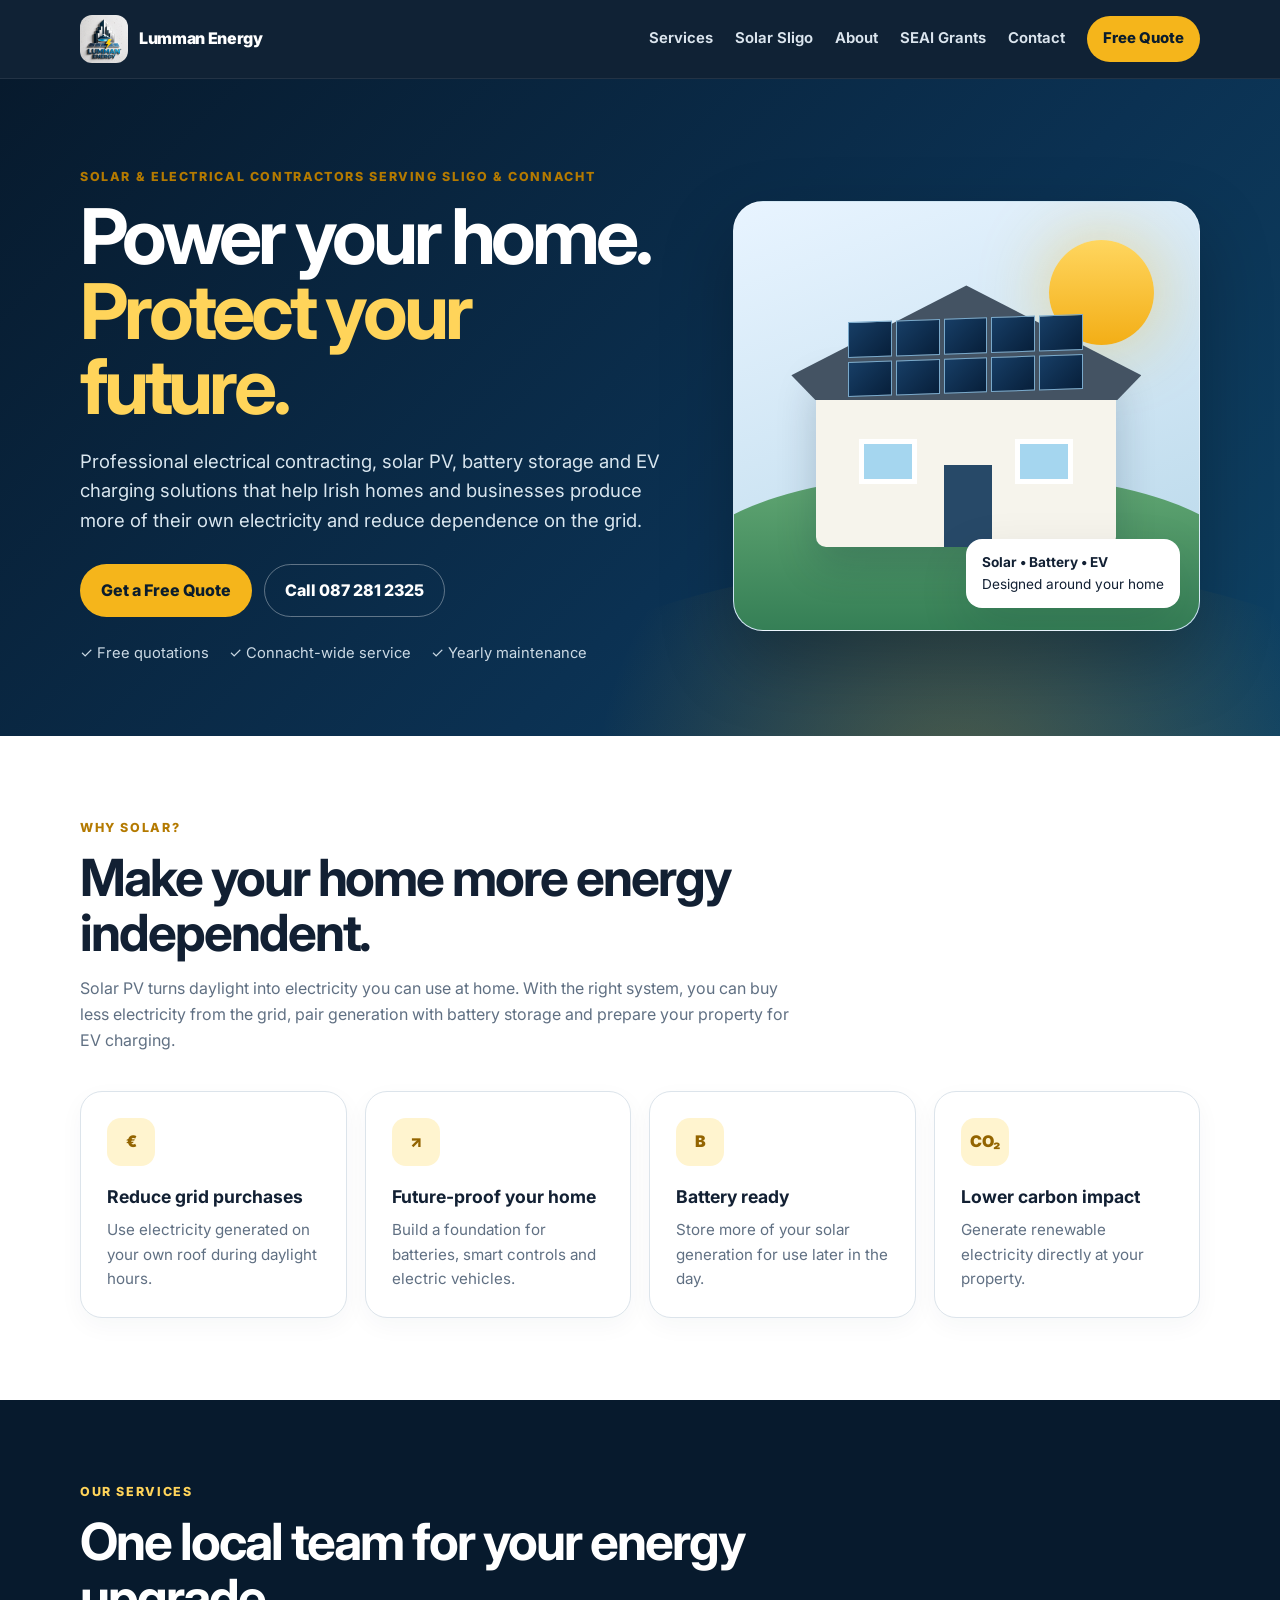
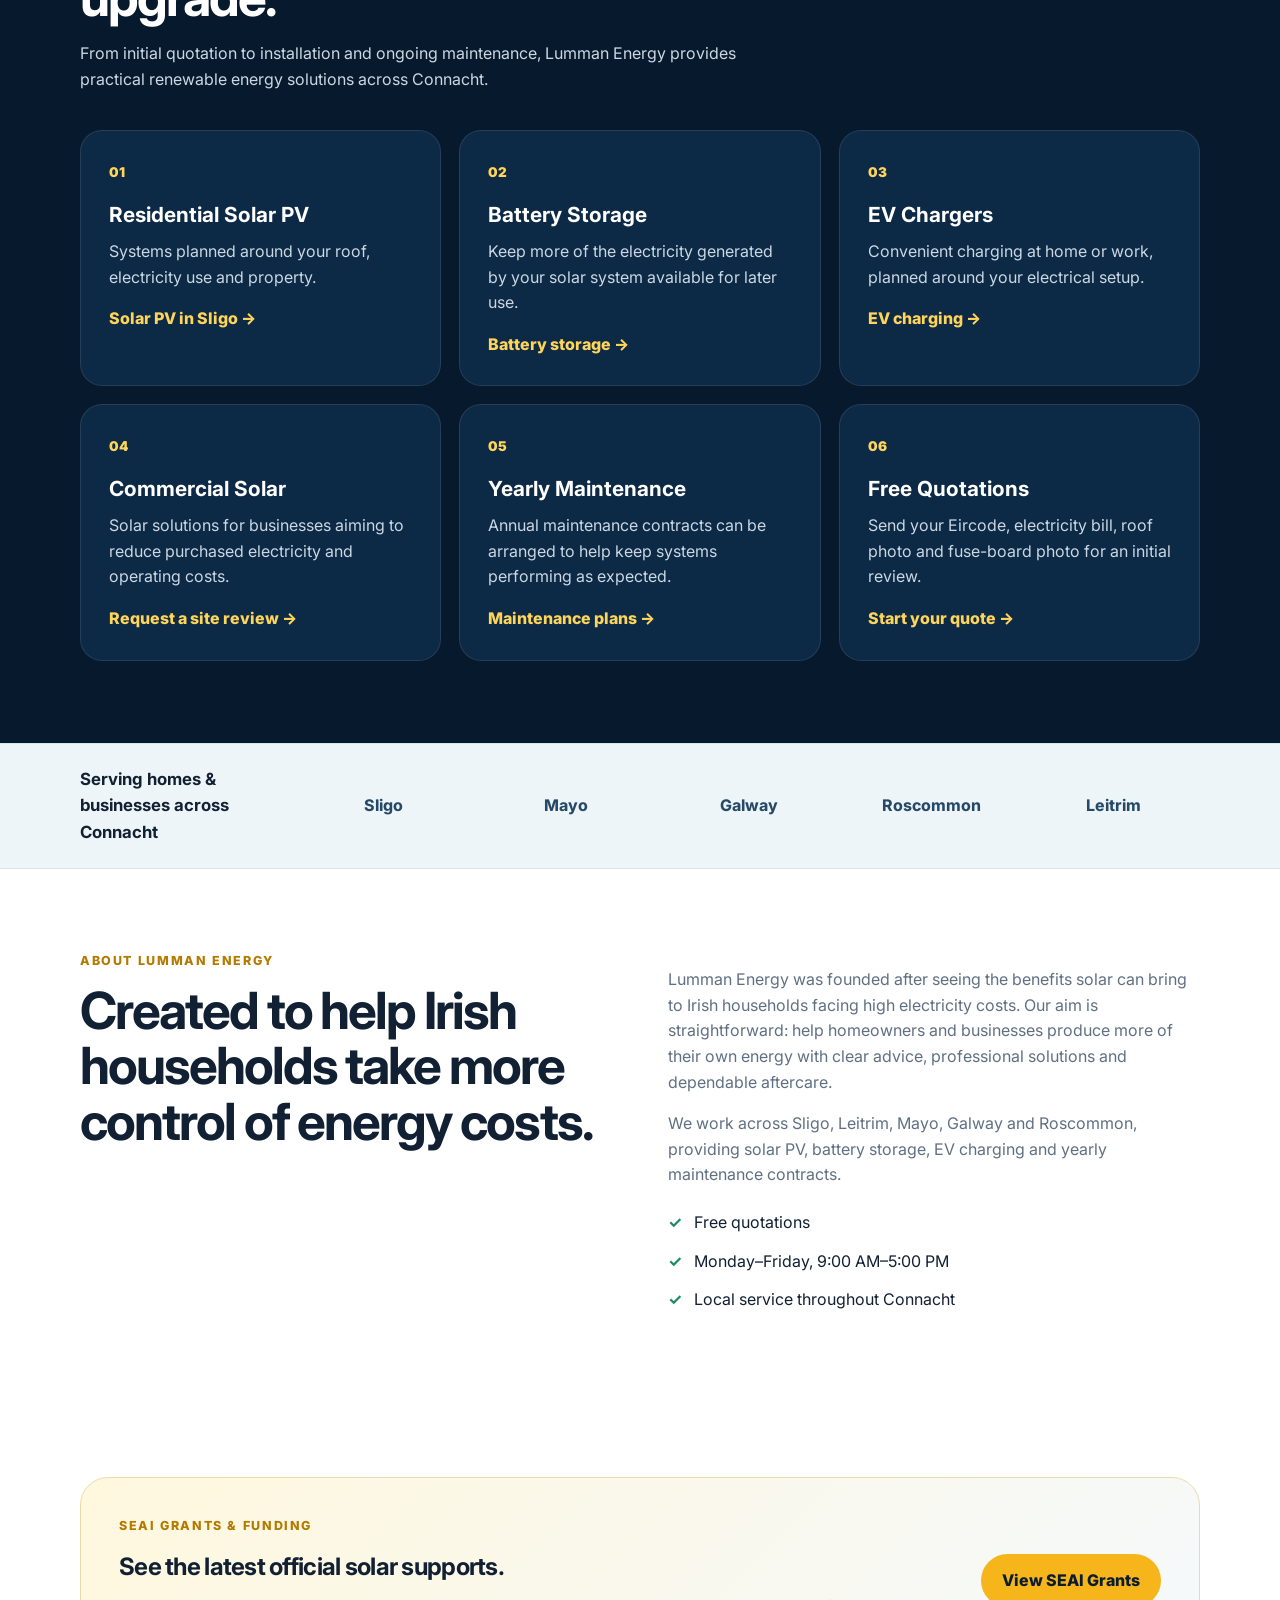
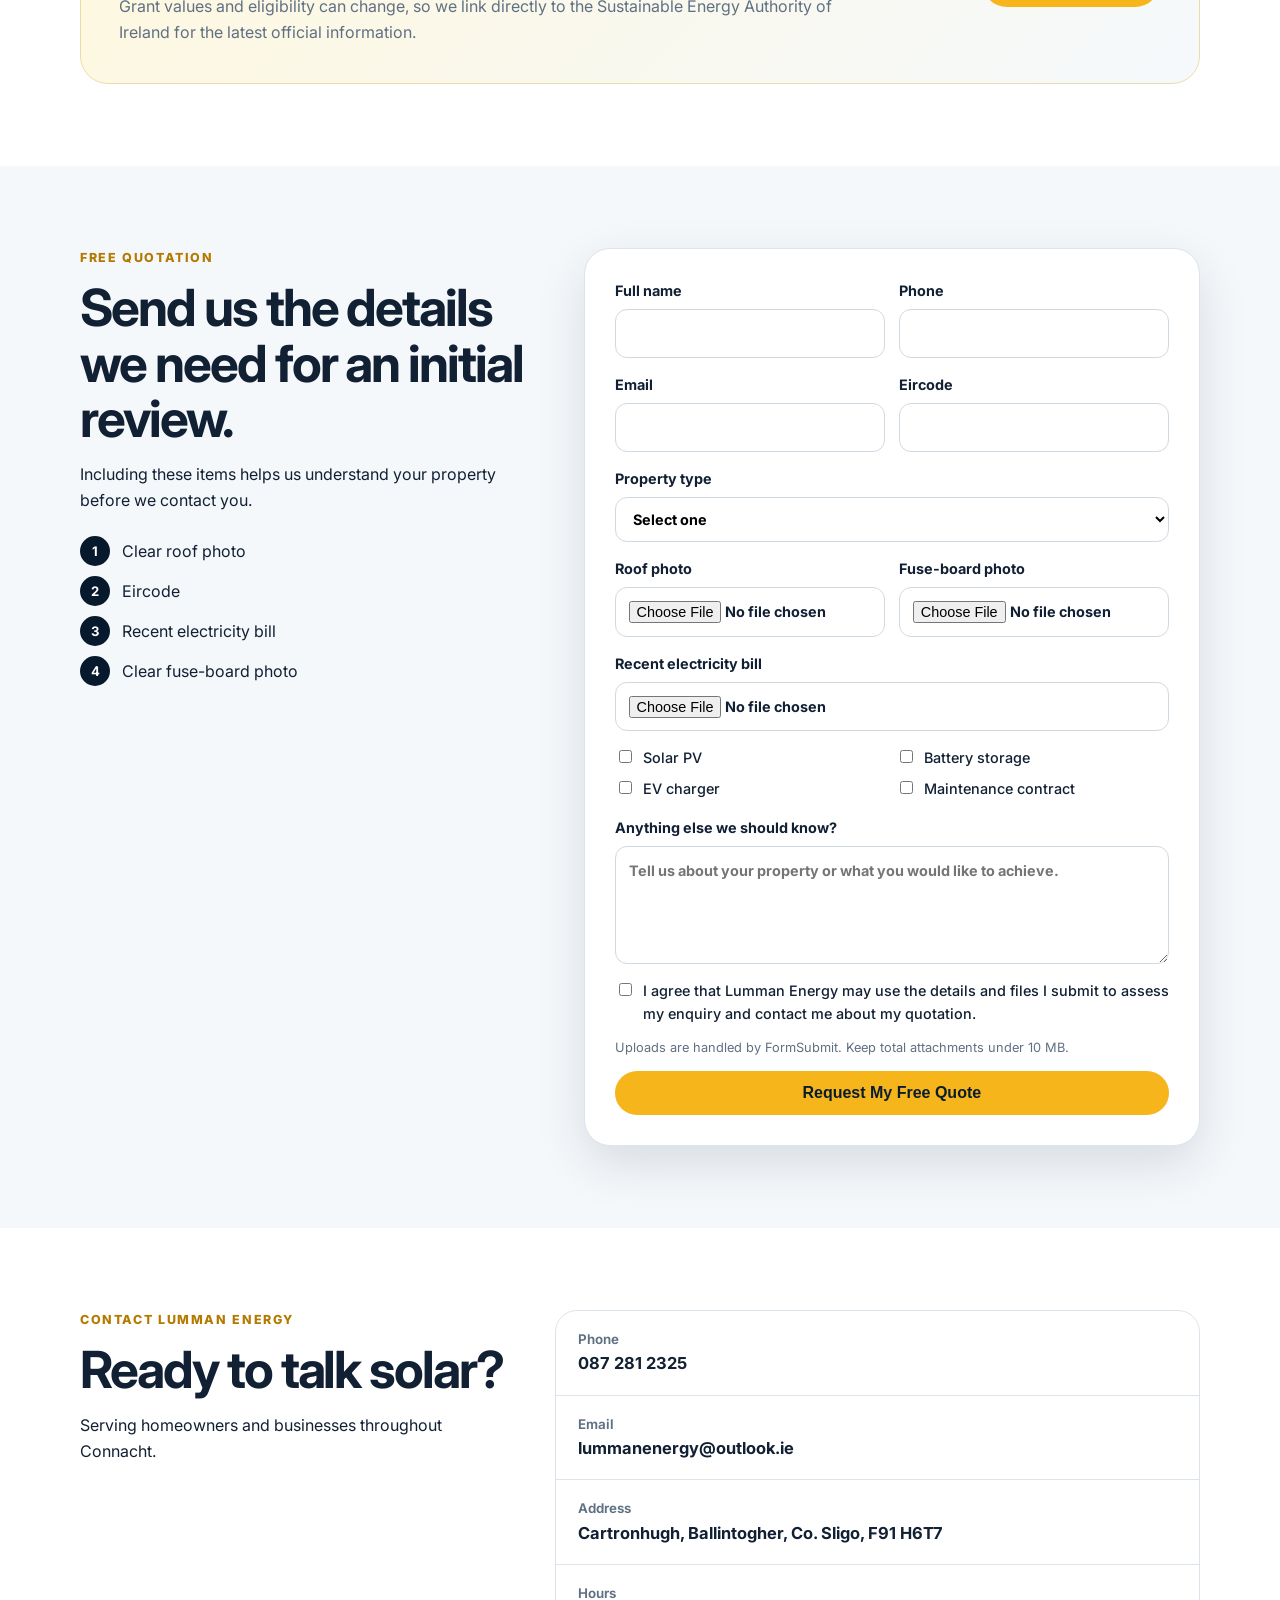
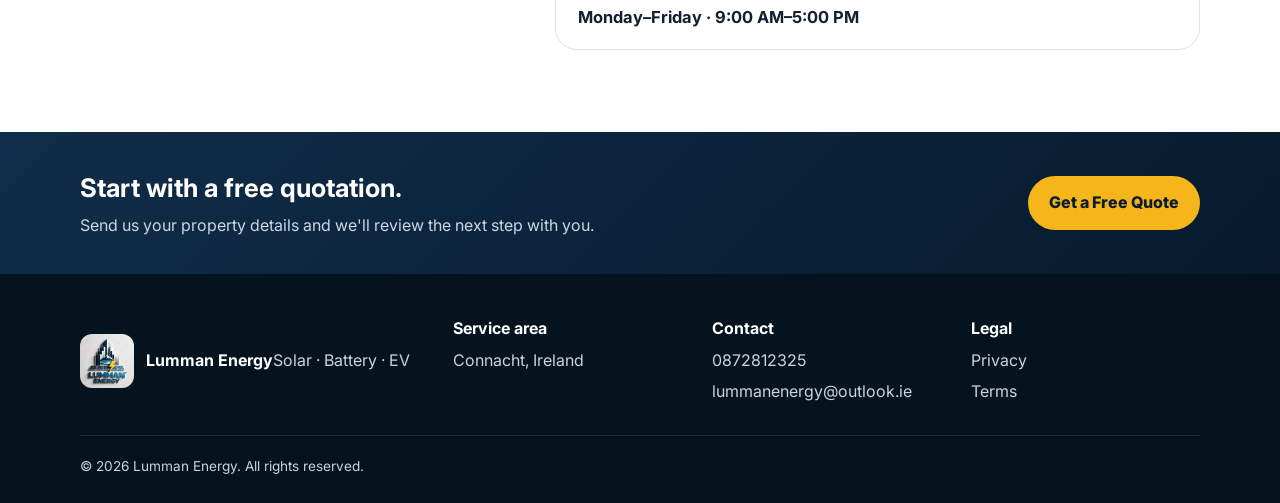
<file: index.html>
<!DOCTYPE html><html lang="en-IE"><head><meta charset="UTF-8"><meta name="viewport" content="width=device-width,initial-scale=1"><title>Lumman Energy | Solar Panels Sligo & Connacht | Battery & EV</title><meta name="description" content="Lumman Energy installs solar PV, battery storage and EV chargers across Sligo and Connacht. Free quotations, SEAI grant guidance and yearly maintenance available."><link rel="canonical" href="https://lummanenergyie.com/"><meta name="robots" content="index,follow"><meta property="og:title" content="Lumman Energy | Solar PV, Battery Storage & EV Charging"><meta property="og:description" content="Professional solar energy solutions across Sligo and Connacht. Request a free quotation today."><meta property="og:url" content="https://lummanenergyie.com/"><meta property="og:type" content="website"><meta name="theme-color" content="#071a2d"><link rel="preconnect" href="https://fonts.googleapis.com"><link rel="preconnect" href="https://fonts.gstatic.com" crossorigin><link href="https://fonts.googleapis.com/css2?family=Inter:wght@400;500;600;700;800&display=swap" rel="stylesheet"><link rel="stylesheet" href="styles.css"><script type="application/ld+json">{"@context":"https://schema.org","@type":"Electrician","name":"Lumman Energy","url":"https://lummanenergyie.com/","telephone":"+353872812325","email":"lummanenergy@outlook.ie","address":{"@type":"PostalAddress","streetAddress":"Cartronhugh, Ballintogher","addressRegion":"Co. Sligo","postalCode":"F91 H6T7","addressCountry":"IE"},"areaServed":["Sligo","Leitrim","Mayo","Galway","Roscommon","Connacht"],"openingHours":"Mo-Fr 09:00-17:00","description":"Solar PV, battery storage, EV charger and maintenance services across Connacht."}</script></head><body>
<header class="site-header"><div class="container nav-wrap"><a class="brand" href="index.html"><img src="logo.png" alt="Lumman Energy"><span>Lumman Energy</span></a><button class="menu-btn" aria-label="Open menu" aria-expanded="false">☰</button><nav class="nav-links"><a href="#services">Services</a><a href="solar-panels-sligo.html">Solar Sligo</a><a href="#about">About</a><a href="#grants">SEAI Grants</a><a href="#contact">Contact</a><a class="btn btn-small" href="#quote">Free Quote</a></nav></div></header>
<main><section class="hero"><div class="container hero-grid"><div><div class="eyebrow">Solar & Electrical Contractors Serving Sligo & Connacht</div><h1>Power your home.<br><span>Protect your future.</span></h1><p class="lead"> Professional electrical contracting, solar PV, battery storage and EV charging solutions that help Irish homes and businesses produce more of their own electricity and reduce dependence on the grid.</p><div class="hero-actions"><a class="btn" href="#quote">Get a Free Quote</a><a class="btn btn-outline" href="tel:+353872812325">Call 087 281 2325</a></div><div class="trust-row"><span>✓ Free quotations</span><span>✓ Connacht-wide service</span><span>✓ Yearly maintenance</span></div></div><div class="hero-visual" aria-label="Irish home with solar panels illustration"><div class="sky-sun"></div><div class="land"></div><div class="home"><div class="panels"><i></i><i></i><i></i><i></i><i></i><i></i><i></i><i></i><i></i><i></i></div><div class="home-door"></div><div class="window1"></div><div class="window2"></div></div><div class="energy-chip"><strong>Solar • Battery • EV</strong><span>Designed around your home</span></div></div></div></section>
<section class="section"><div class="container"><div class="section-head"><div class="eyebrow">Why solar?</div><h2>Make your home more energy independent.</h2><p>Solar PV turns daylight into electricity you can use at home. With the right system, you can buy less electricity from the grid, pair generation with battery storage and prepare your property for EV charging.</p></div><div class="benefit-grid"><article class="card"><div class="card-icon">€</div><h3>Reduce grid purchases</h3><p>Use electricity generated on your own roof during daylight hours.</p></article><article class="card"><div class="card-icon">↗</div><h3>Future-proof your home</h3><p>Build a foundation for batteries, smart controls and electric vehicles.</p></article><article class="card"><div class="card-icon">B</div><h3>Battery ready</h3><p>Store more of your solar generation for use later in the day.</p></article><article class="card"><div class="card-icon">CO₂</div><h3>Lower carbon impact</h3><p>Generate renewable electricity directly at your property.</p></article></div></div></section>
<section class="section dark" id="services"><div class="container"><div class="section-head"><div class="eyebrow">Our services</div><h2>One local team for your energy upgrade.</h2><p>From initial quotation to installation and ongoing maintenance, Lumman Energy provides practical renewable energy solutions across Connacht.</p></div><div class="service-grid"><article class="service-card"><span class="num">01</span><h3>Residential Solar PV</h3><p>Systems planned around your roof, electricity use and property.</p><a href="solar-panels-sligo.html">Solar PV in Sligo →</a></article><article class="service-card"><span class="num">02</span><h3>Battery Storage</h3><p>Keep more of the electricity generated by your solar system available for later use.</p><a href="battery-storage.html">Battery storage →</a></article><article class="service-card"><span class="num">03</span><h3>EV Chargers</h3><p>Convenient charging at home or work, planned around your electrical setup.</p><a href="ev-chargers.html">EV charging →</a></article><article class="service-card"><span class="num">04</span><h3>Commercial Solar</h3><p>Solar solutions for businesses aiming to reduce purchased electricity and operating costs.</p><a href="#quote">Request a site review →</a></article><article class="service-card"><span class="num">05</span><h3>Yearly Maintenance</h3><p>Annual maintenance contracts can be arranged to help keep systems performing as expected.</p><a href="maintenance.html">Maintenance plans →</a></article><article class="service-card"><span class="num">06</span><h3>Free Quotations</h3><p>Send your Eircode, electricity bill, roof photo and fuse-board photo for an initial review.</p><a href="#quote">Start your quote →</a></article></div></div></section>
<section class="local-strip"><div class="container local-grid"><strong>Serving homes & businesses across Connacht</strong><a href="solar-panels-sligo.html">Sligo</a><a href="solar-panels-mayo.html">Mayo</a><a href="solar-panels-galway.html">Galway</a><a href="solar-panels-roscommon.html">Roscommon</a><a href="solar-panels-leitrim.html">Leitrim</a></div></section>
<section class="section" id="about"><div class="container split"><div><div class="eyebrow">About Lumman Energy</div><h2>Created to help Irish households take more control of energy costs.</h2></div><div><p>Lumman Energy was founded after seeing the benefits solar can bring to Irish households facing high electricity costs. Our aim is straightforward: help homeowners and businesses produce more of their own energy with clear advice, professional solutions and dependable aftercare.</p><p>We work across Sligo, Leitrim, Mayo, Galway and Roscommon, providing solar PV, battery storage, EV charging and yearly maintenance contracts.</p><div class="tick-list"><div><b>✓</b><span>Free quotations</span></div><div><b>✓</b><span>Monday–Friday, 9:00 AM–5:00 PM</span></div><div><b>✓</b><span>Local service throughout Connacht</span></div></div></div></div></section>
<section class="section" id="grants"><div class="container grant-card"><div><div class="eyebrow">SEAI grants & funding</div><h2>See the latest official solar supports.</h2><p>Grant values and eligibility can change, so we link directly to the Sustainable Energy Authority of Ireland for the latest official information.</p></div><a class="btn" href="https://www.seai.ie/grants/home-energy-grants" target="_blank" rel="noopener">View SEAI Grants</a></div></section>
<section class="section quote" id="quote"><div class="container quote-grid"><div class="quote-intro"><div class="eyebrow">Free quotation</div><h2>Send us the details we need for an initial review.</h2><p>Including these items helps us understand your property before we contact you.</p><div class="upload-list"><div><b>1</b><span>Clear roof photo</span></div><div><b>2</b><span>Eircode</span></div><div><b>3</b><span>Recent electricity bill</span></div><div><b>4</b><span>Clear fuse-board photo</span></div></div></div><form class="quote-form" action="https://formsubmit.co/lummanenergy@outlook.ie" method="POST" enctype="multipart/form-data"><input type="hidden" name="_subject" value="New Lumman Energy website quote request"><input type="hidden" name="_template" value="table"><input type="hidden" name="_autoresponse" value="Thanks for contacting Lumman Energy. We have received your quote request and will be in touch as soon as possible during business hours."><input type="text" name="_honey" style="display:none"><div class="form-row"><label>Full name<input type="text" name="Full name" required></label><label>Phone<input type="tel" name="Phone" required></label></div><div class="form-row"><label>Email<input type="email" name="email" required></label><label>Eircode<input type="text" name="Eircode" required></label></div><label>Property type<select name="Property type" required><option value="">Select one</option><option>Detached</option><option>Semi-detached</option><option>Terraced</option><option>Bungalow</option><option>Commercial property</option><option>Other</option></select></label><div class="form-row"><label>Roof photo<input type="file" name="Roof photo" accept="image/*" required></label><label>Fuse-board photo<input type="file" name="Fuse board photo" accept="image/*" required></label></div><label>Recent electricity bill<input type="file" name="Electricity bill" accept="image/*,.pdf" required></label><div class="check-grid"><label><input type="checkbox" name="Interested in" value="Solar PV"> Solar PV</label><label><input type="checkbox" name="Interested in" value="Battery storage"> Battery storage</label><label><input type="checkbox" name="Interested in" value="EV charger"> EV charger</label><label><input type="checkbox" name="Interested in" value="Maintenance contract"> Maintenance contract</label></div><label>Anything else we should know?<textarea name="Message" rows="4" placeholder="Tell us about your property or what you would like to achieve."></textarea></label><label class="consent"><input type="checkbox" required> I agree that Lumman Energy may use the details and files I submit to assess my enquiry and contact me about my quotation.</label><p class="form-note">Uploads are handled by FormSubmit. Keep total attachments under 10 MB.</p><button class="btn btn-full" type="submit">Request My Free Quote</button></form></div></section>
<section class="section contact" id="contact"><div class="container contact-grid"><div><div class="eyebrow">Contact Lumman Energy</div><h2>Ready to talk solar?</h2><p>Serving homeowners and businesses throughout Connacht.</p></div><div class="contact-card"><a href="tel:+353 87 281 2325"><small>Phone</small><strong>087 281 2325</strong></a><a href="mailto:lummanenergy@outlook.ie"><small>Email</small><strong>lummanenergy@outlook.ie</strong></a><div><small>Address</small><strong>Cartronhugh, Ballintogher, Co. Sligo, F91 H6T7</strong></div><div><small>Hours</small><strong>Monday–Friday · 9:00 AM–5:00 PM</strong></div></div></div></section>
<section class="cta-band"><div class="container"><div><h3>Start with a free quotation.</h3><p>Send us your property details and we'll review the next step with you.</p></div><a class="btn" href="#quote">Get a Free Quote</a></div></section></main>
<footer><div class="container footer-grid"><div class="footer-brand"><img src="logo.png" alt=""><div><strong>Lumman Energy</strong><span>Solar · Battery · EV</span></div></div><div><strong>Service area</strong><span>Connacht, Ireland</span></div><div><strong>Contact</strong><a href="tel:+353872812325">0872812325</a><a href="mailto:lummanenergy@outlook.ie">lummanenergy@outlook.ie</a></div><div><strong>Legal</strong><a href="privacy.html">Privacy</a><a href="terms.html">Terms</a></div></div><div class="container footer-bottom">© <span id="year"></span> Lumman Energy. All rights reserved.</div></footer><div class="mobile-cta"><a href="tel:+353872812325">Call</a><a href="#quote">Free Quote</a></div><script src="script.js"></script></body></html>
</file>
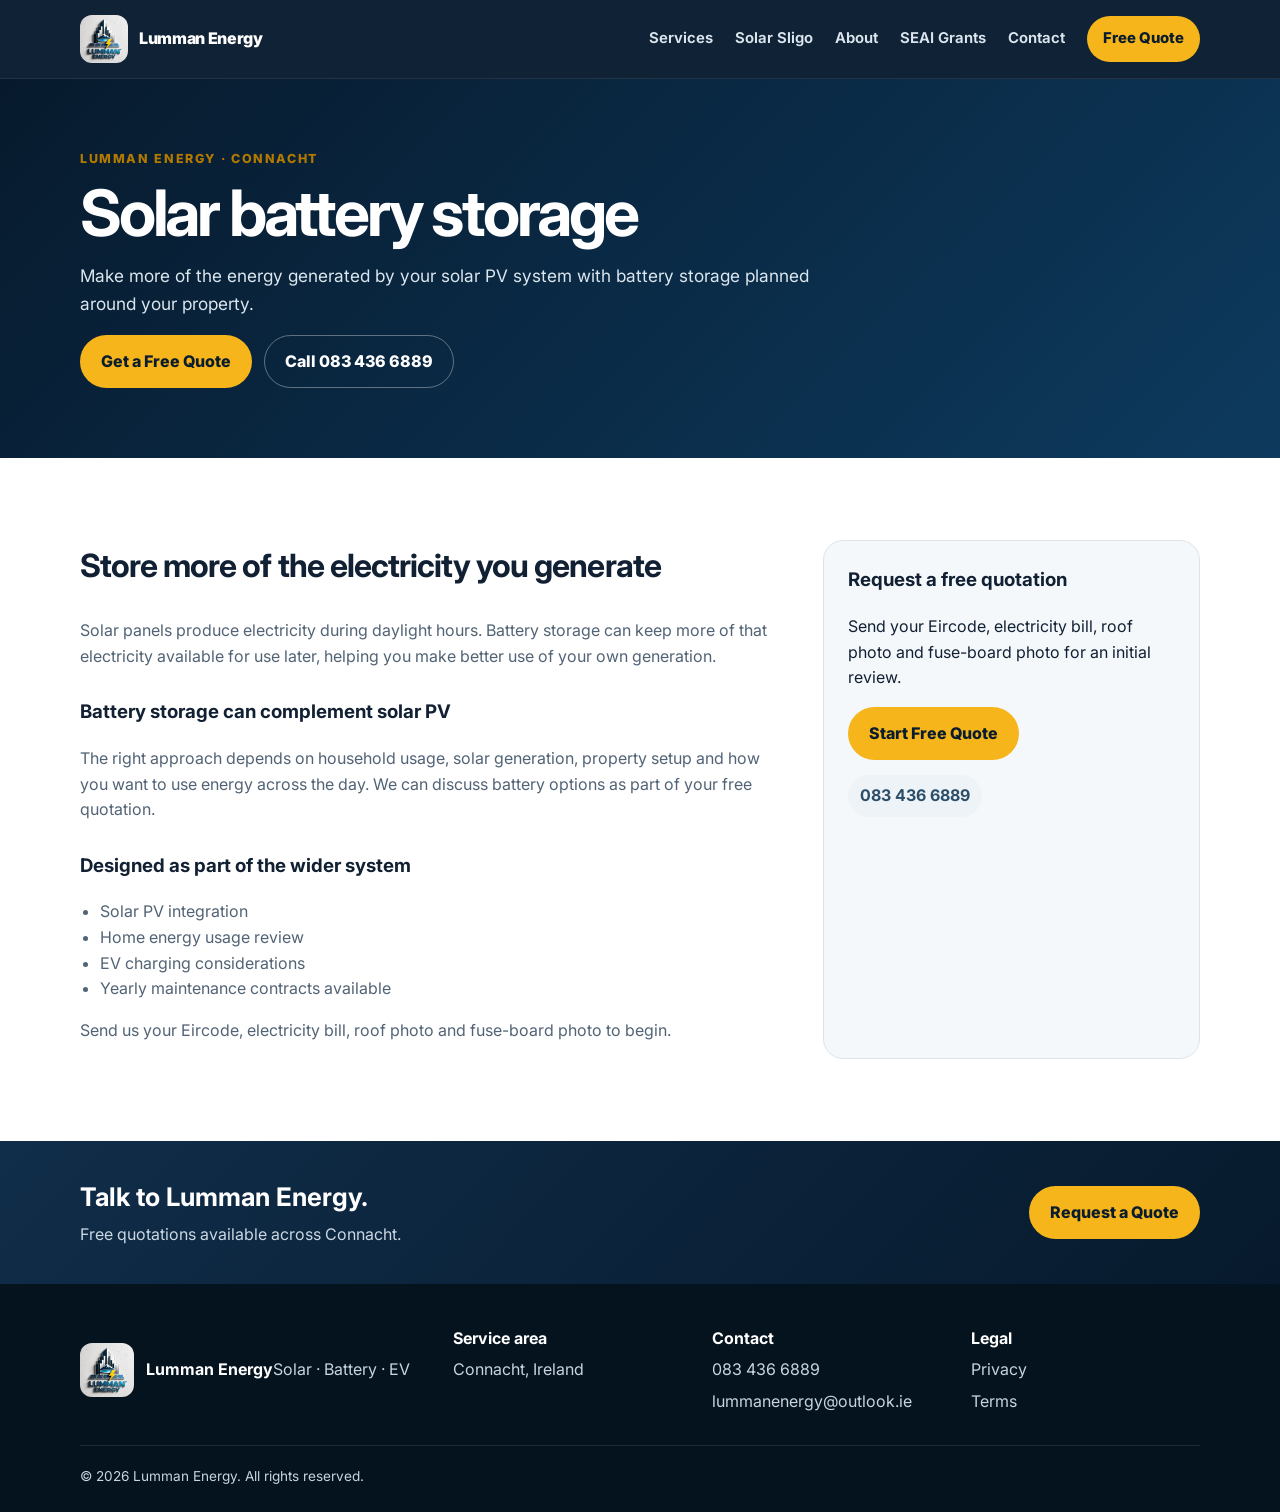
<file: battery-storage.html>
<!DOCTYPE html><html lang="en-IE"><head><meta charset="UTF-8"><meta name="viewport" content="width=device-width,initial-scale=1"><title>Solar Battery Storage Sligo & Connacht | Lumman Energy</title><meta name="description" content="Battery storage solutions from Lumman Energy across Sligo and Connacht. Store more of your solar electricity for use later."><link rel="canonical" href="https://lummanenergyie.com/battery-storage.html"><meta name="robots" content="index,follow"><meta name="theme-color" content="#071a2d"><link rel="preconnect" href="https://fonts.googleapis.com"><link rel="preconnect" href="https://fonts.gstatic.com" crossorigin><link href="https://fonts.googleapis.com/css2?family=Inter:wght@400;500;600;700;800&display=swap" rel="stylesheet"><link rel="stylesheet" href="styles.css"></head><body><header class="site-header"><div class="container nav-wrap"><a class="brand" href="index.html"><img src="logo.png" alt="Lumman Energy"><span>Lumman Energy</span></a><button class="menu-btn" aria-label="Open menu" aria-expanded="false">☰</button><nav class="nav-links"><a href="index.html#services">Services</a><a href="solar-panels-sligo.html">Solar Sligo</a><a href="index.html#about">About</a><a href="index.html#grants">SEAI Grants</a><a href="index.html#contact">Contact</a><a class="btn btn-small" href="index.html#quote">Free Quote</a></nav></div></header><main><section class="page-hero"><div class="container"><div class="eyebrow">Lumman Energy · Connacht</div><h1>Solar battery storage</h1><p>Make more of the energy generated by your solar PV system with battery storage planned around your property.</p><div class="hero-actions"><a class="btn" href="index.html#quote">Get a Free Quote</a><a class="btn btn-outline" href="tel:+353834366889">Call 083 436 6889</a></div></div></section><section class="section"><div class="container content-grid"><article class="prose"><h2>Store more of the electricity you generate</h2><p>Solar panels produce electricity during daylight hours. Battery storage can keep more of that electricity available for use later, helping you make better use of your own generation.</p><h3>Battery storage can complement solar PV</h3><p>The right approach depends on household usage, solar generation, property setup and how you want to use energy across the day. We can discuss battery options as part of your free quotation.</p><h3>Designed as part of the wider system</h3><ul><li>Solar PV integration</li><li>Home energy usage review</li><li>EV charging considerations</li><li>Yearly maintenance contracts available</li></ul><p>Send us your Eircode, electricity bill, roof photo and fuse-board photo to begin.</p></article><aside class="aside-card"><h3>Request a free quotation</h3><p>Send your Eircode, electricity bill, roof photo and fuse-board photo for an initial review.</p><a class="btn" href="index.html#quote">Start Free Quote</a><div class="location-links"><a href="tel:+353834366889">083 436 6889</a></div></aside></div></section><section class="cta-band"><div class="container"><div><h3>Talk to Lumman Energy.</h3><p>Free quotations available across Connacht.</p></div><a class="btn" href="index.html#quote">Request a Quote</a></div></section></main><footer><div class="container footer-grid"><div class="footer-brand"><img src="logo.png" alt=""><div><strong>Lumman Energy</strong><span>Solar · Battery · EV</span></div></div><div><strong>Service area</strong><span>Connacht, Ireland</span></div><div><strong>Contact</strong><a href="tel:+353834366889">083 436 6889</a><a href="mailto:lummanenergy@outlook.ie">lummanenergy@outlook.ie</a></div><div><strong>Legal</strong><a href="privacy.html">Privacy</a><a href="terms.html">Terms</a></div></div><div class="container footer-bottom">© <span id="year"></span> Lumman Energy. All rights reserved.</div></footer><div class="mobile-cta"><a href="tel:+353834366889">Call</a><a href="index.html#quote">Free Quote</a></div><script src="script.js"></script></body></html>
</file>
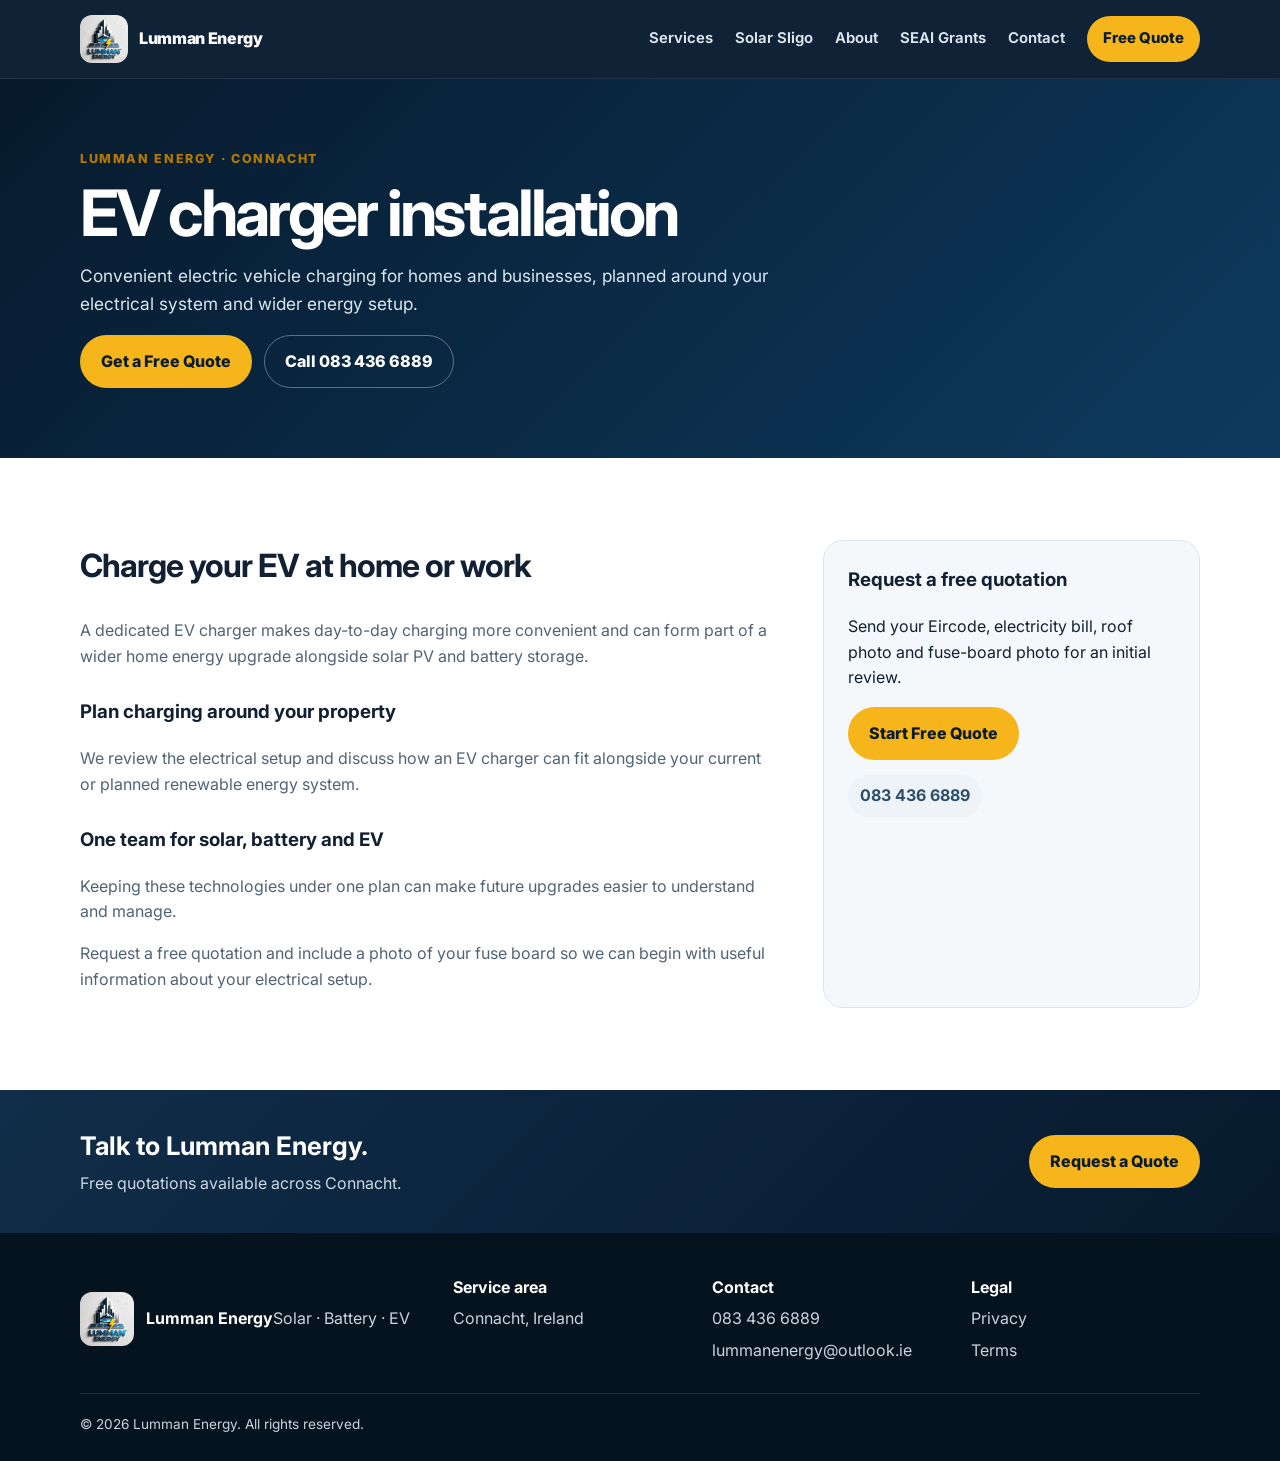
<file: ev-chargers.html>
<!DOCTYPE html><html lang="en-IE"><head><meta charset="UTF-8"><meta name="viewport" content="width=device-width,initial-scale=1"><title>EV Charger Installation Sligo & Connacht | Lumman Energy</title><meta name="description" content="Home and business EV charger installation across Sligo and Connacht from Lumman Energy. Free quotations available."><link rel="canonical" href="https://lummanenergyie.com/ev-chargers.html"><meta name="robots" content="index,follow"><meta name="theme-color" content="#071a2d"><link rel="preconnect" href="https://fonts.googleapis.com"><link rel="preconnect" href="https://fonts.gstatic.com" crossorigin><link href="https://fonts.googleapis.com/css2?family=Inter:wght@400;500;600;700;800&display=swap" rel="stylesheet"><link rel="stylesheet" href="styles.css"></head><body><header class="site-header"><div class="container nav-wrap"><a class="brand" href="index.html"><img src="logo.png" alt="Lumman Energy"><span>Lumman Energy</span></a><button class="menu-btn" aria-label="Open menu" aria-expanded="false">☰</button><nav class="nav-links"><a href="index.html#services">Services</a><a href="solar-panels-sligo.html">Solar Sligo</a><a href="index.html#about">About</a><a href="index.html#grants">SEAI Grants</a><a href="index.html#contact">Contact</a><a class="btn btn-small" href="index.html#quote">Free Quote</a></nav></div></header><main><section class="page-hero"><div class="container"><div class="eyebrow">Lumman Energy · Connacht</div><h1>EV charger installation</h1><p>Convenient electric vehicle charging for homes and businesses, planned around your electrical system and wider energy setup.</p><div class="hero-actions"><a class="btn" href="index.html#quote">Get a Free Quote</a><a class="btn btn-outline" href="tel:+353834366889">Call 083 436 6889</a></div></div></section><section class="section"><div class="container content-grid"><article class="prose"><h2>Charge your EV at home or work</h2><p>A dedicated EV charger makes day-to-day charging more convenient and can form part of a wider home energy upgrade alongside solar PV and battery storage.</p><h3>Plan charging around your property</h3><p>We review the electrical setup and discuss how an EV charger can fit alongside your current or planned renewable energy system.</p><h3>One team for solar, battery and EV</h3><p>Keeping these technologies under one plan can make future upgrades easier to understand and manage.</p><p>Request a free quotation and include a photo of your fuse board so we can begin with useful information about your electrical setup.</p></article><aside class="aside-card"><h3>Request a free quotation</h3><p>Send your Eircode, electricity bill, roof photo and fuse-board photo for an initial review.</p><a class="btn" href="index.html#quote">Start Free Quote</a><div class="location-links"><a href="tel:+353834366889">083 436 6889</a></div></aside></div></section><section class="cta-band"><div class="container"><div><h3>Talk to Lumman Energy.</h3><p>Free quotations available across Connacht.</p></div><a class="btn" href="index.html#quote">Request a Quote</a></div></section></main><footer><div class="container footer-grid"><div class="footer-brand"><img src="logo.png" alt=""><div><strong>Lumman Energy</strong><span>Solar · Battery · EV</span></div></div><div><strong>Service area</strong><span>Connacht, Ireland</span></div><div><strong>Contact</strong><a href="tel:+353834366889">083 436 6889</a><a href="mailto:lummanenergy@outlook.ie">lummanenergy@outlook.ie</a></div><div><strong>Legal</strong><a href="privacy.html">Privacy</a><a href="terms.html">Terms</a></div></div><div class="container footer-bottom">© <span id="year"></span> Lumman Energy. All rights reserved.</div></footer><div class="mobile-cta"><a href="tel:+353834366889">Call</a><a href="index.html#quote">Free Quote</a></div><script src="script.js"></script></body></html>
</file>
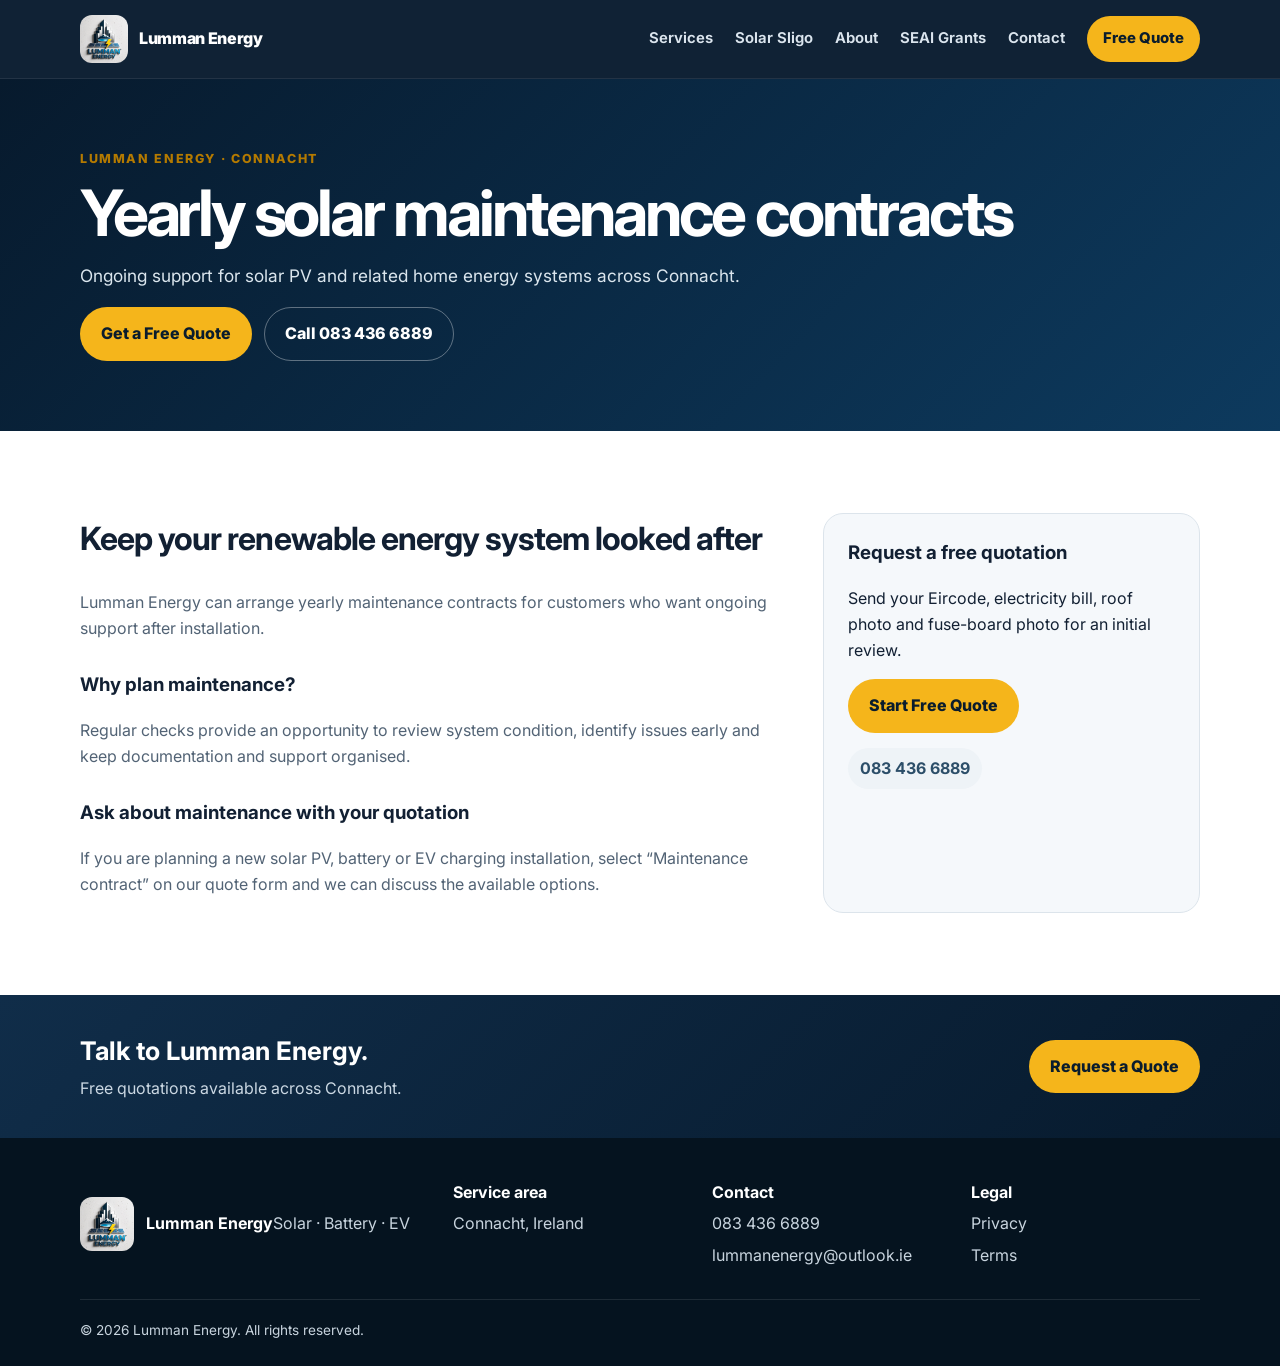
<file: maintenance.html>
<!DOCTYPE html><html lang="en-IE"><head><meta charset="UTF-8"><meta name="viewport" content="width=device-width,initial-scale=1"><title>Solar Maintenance Contracts Sligo & Connacht | Lumman Energy</title><meta name="description" content="Yearly solar PV maintenance contracts from Lumman Energy across Sligo and Connacht."><link rel="canonical" href="https://lummanenergyie.com/maintenance.html"><meta name="robots" content="index,follow"><meta name="theme-color" content="#071a2d"><link rel="preconnect" href="https://fonts.googleapis.com"><link rel="preconnect" href="https://fonts.gstatic.com" crossorigin><link href="https://fonts.googleapis.com/css2?family=Inter:wght@400;500;600;700;800&display=swap" rel="stylesheet"><link rel="stylesheet" href="styles.css"></head><body><header class="site-header"><div class="container nav-wrap"><a class="brand" href="index.html"><img src="logo.png" alt="Lumman Energy"><span>Lumman Energy</span></a><button class="menu-btn" aria-label="Open menu" aria-expanded="false">☰</button><nav class="nav-links"><a href="index.html#services">Services</a><a href="solar-panels-sligo.html">Solar Sligo</a><a href="index.html#about">About</a><a href="index.html#grants">SEAI Grants</a><a href="index.html#contact">Contact</a><a class="btn btn-small" href="index.html#quote">Free Quote</a></nav></div></header><main><section class="page-hero"><div class="container"><div class="eyebrow">Lumman Energy · Connacht</div><h1>Yearly solar maintenance contracts</h1><p>Ongoing support for solar PV and related home energy systems across Connacht.</p><div class="hero-actions"><a class="btn" href="index.html#quote">Get a Free Quote</a><a class="btn btn-outline" href="tel:+353834366889">Call 083 436 6889</a></div></div></section><section class="section"><div class="container content-grid"><article class="prose"><h2>Keep your renewable energy system looked after</h2><p>Lumman Energy can arrange yearly maintenance contracts for customers who want ongoing support after installation.</p><h3>Why plan maintenance?</h3><p>Regular checks provide an opportunity to review system condition, identify issues early and keep documentation and support organised.</p><h3>Ask about maintenance with your quotation</h3><p>If you are planning a new solar PV, battery or EV charging installation, select “Maintenance contract” on our quote form and we can discuss the available options.</p></article><aside class="aside-card"><h3>Request a free quotation</h3><p>Send your Eircode, electricity bill, roof photo and fuse-board photo for an initial review.</p><a class="btn" href="index.html#quote">Start Free Quote</a><div class="location-links"><a href="tel:+353834366889">083 436 6889</a></div></aside></div></section><section class="cta-band"><div class="container"><div><h3>Talk to Lumman Energy.</h3><p>Free quotations available across Connacht.</p></div><a class="btn" href="index.html#quote">Request a Quote</a></div></section></main><footer><div class="container footer-grid"><div class="footer-brand"><img src="logo.png" alt=""><div><strong>Lumman Energy</strong><span>Solar · Battery · EV</span></div></div><div><strong>Service area</strong><span>Connacht, Ireland</span></div><div><strong>Contact</strong><a href="tel:+353834366889">083 436 6889</a><a href="mailto:lummanenergy@outlook.ie">lummanenergy@outlook.ie</a></div><div><strong>Legal</strong><a href="privacy.html">Privacy</a><a href="terms.html">Terms</a></div></div><div class="container footer-bottom">© <span id="year"></span> Lumman Energy. All rights reserved.</div></footer><div class="mobile-cta"><a href="tel:+353834366889">Call</a><a href="index.html#quote">Free Quote</a></div><script src="script.js"></script></body></html>
</file>
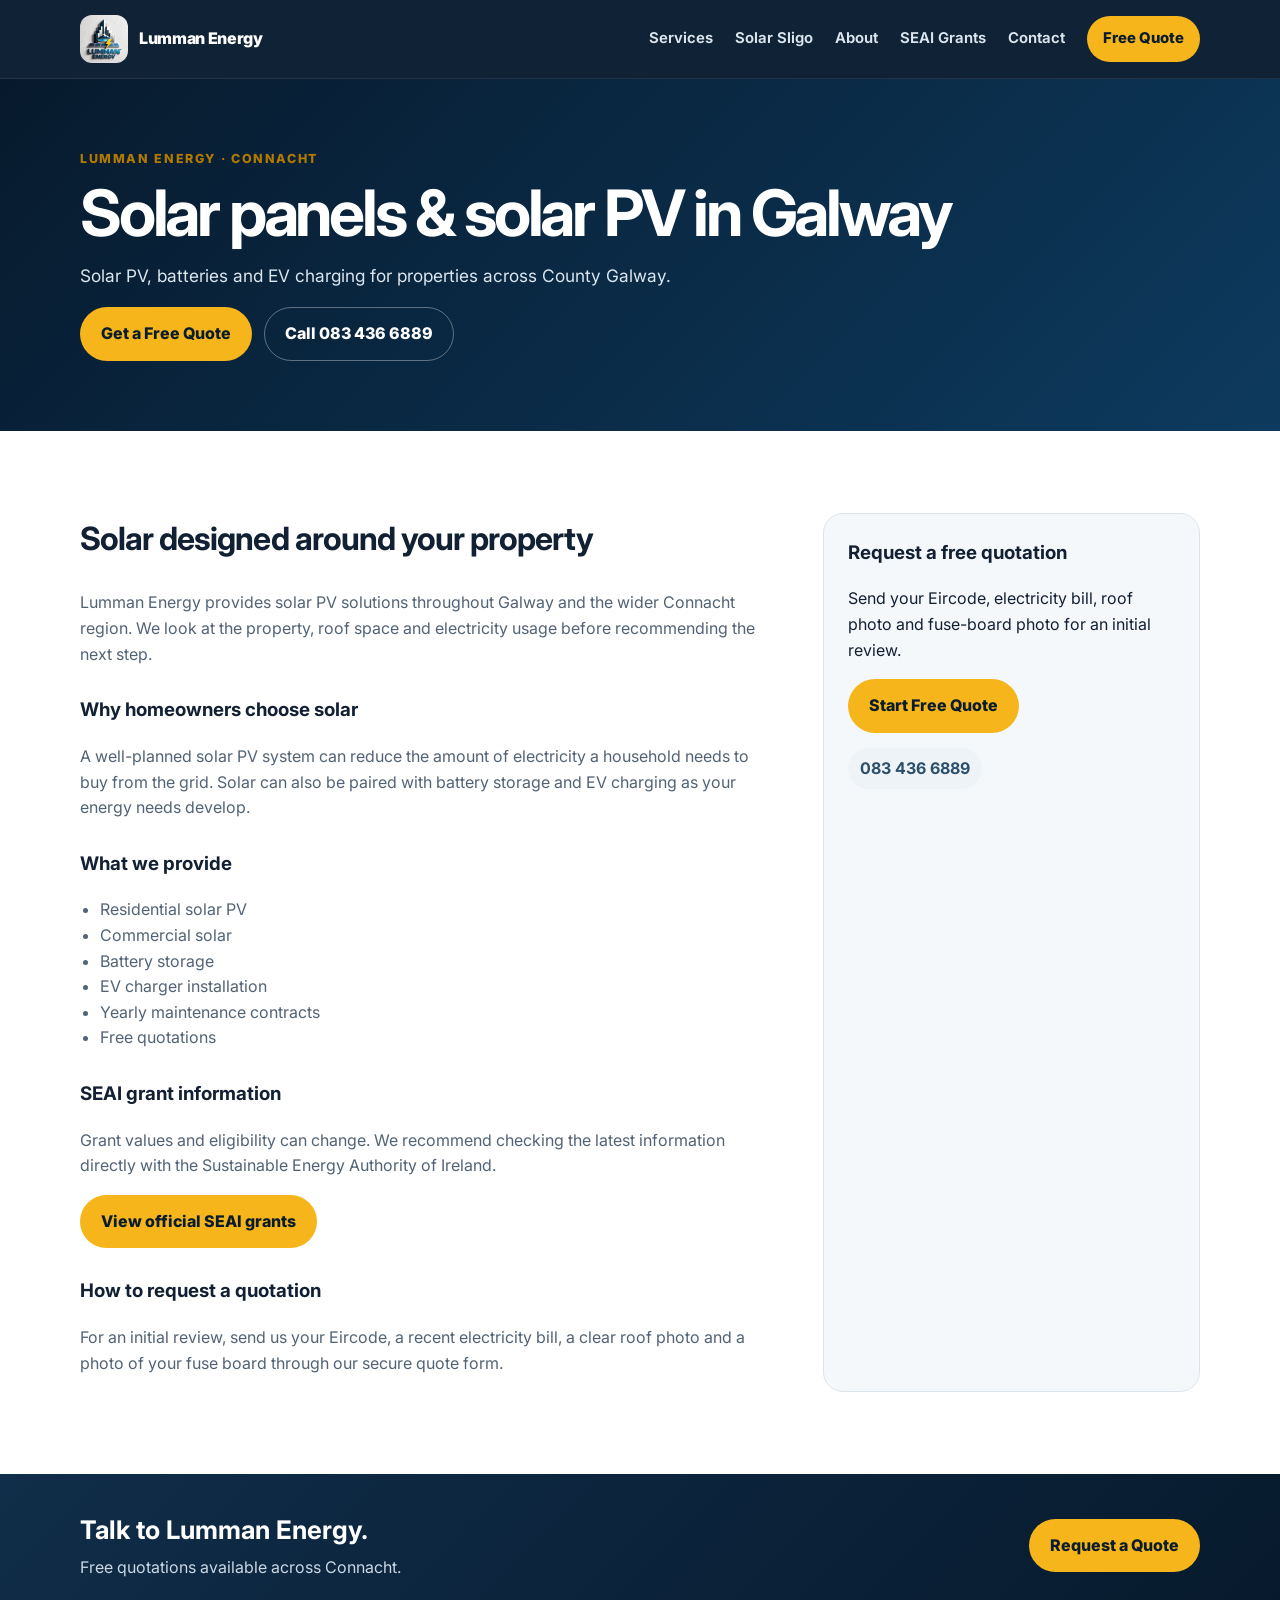
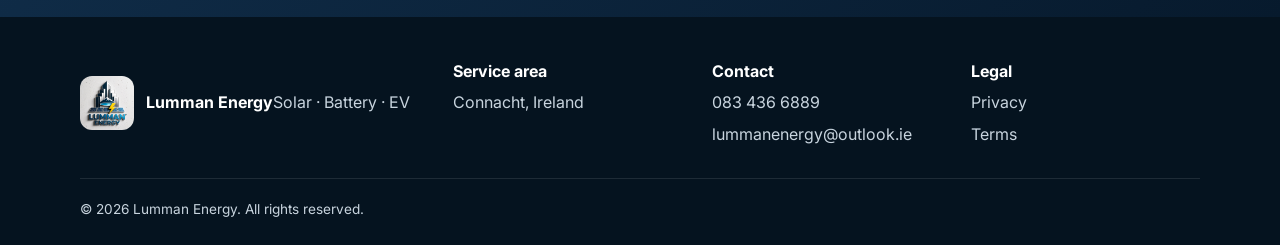
<file: solar-panels-galway.html>
<!DOCTYPE html><html lang="en-IE"><head><meta charset="UTF-8"><meta name="viewport" content="width=device-width,initial-scale=1"><title>Solar Panels Galway | Lumman Energy Solar PV</title><meta name="description" content="Solar PV, battery storage and EV charger solutions across Galway from Lumman Energy. Free quotations available."><link rel="canonical" href="https://lummanenergyie.com/solar-panels-galway.html"><meta name="robots" content="index,follow"><meta name="theme-color" content="#071a2d"><link rel="preconnect" href="https://fonts.googleapis.com"><link rel="preconnect" href="https://fonts.gstatic.com" crossorigin><link href="https://fonts.googleapis.com/css2?family=Inter:wght@400;500;600;700;800&display=swap" rel="stylesheet"><link rel="stylesheet" href="styles.css"></head><body><header class="site-header"><div class="container nav-wrap"><a class="brand" href="index.html"><img src="logo.png" alt="Lumman Energy"><span>Lumman Energy</span></a><button class="menu-btn" aria-label="Open menu" aria-expanded="false">☰</button><nav class="nav-links"><a href="index.html#services">Services</a><a href="solar-panels-sligo.html">Solar Sligo</a><a href="index.html#about">About</a><a href="index.html#grants">SEAI Grants</a><a href="index.html#contact">Contact</a><a class="btn btn-small" href="index.html#quote">Free Quote</a></nav></div></header><main><section class="page-hero"><div class="container"><div class="eyebrow">Lumman Energy · Connacht</div><h1>Solar panels & solar PV in Galway</h1><p>Solar PV, batteries and EV charging for properties across County Galway.</p><div class="hero-actions"><a class="btn" href="index.html#quote">Get a Free Quote</a><a class="btn btn-outline" href="tel:+353834366889">Call 083 436 6889</a></div></div></section><section class="section"><div class="container content-grid"><article class="prose"><h2>Solar designed around your property</h2><p>Lumman Energy provides solar PV solutions throughout Galway and the wider Connacht region. We look at the property, roof space and electricity usage before recommending the next step.</p><h3>Why homeowners choose solar</h3><p>A well-planned solar PV system can reduce the amount of electricity a household needs to buy from the grid. Solar can also be paired with battery storage and EV charging as your energy needs develop.</p><h3>What we provide</h3><ul><li>Residential solar PV</li><li>Commercial solar</li><li>Battery storage</li><li>EV charger installation</li><li>Yearly maintenance contracts</li><li>Free quotations</li></ul><h3>SEAI grant information</h3><p>Grant values and eligibility can change. We recommend checking the latest information directly with the Sustainable Energy Authority of Ireland.</p><p><a class="btn" target="_blank" rel="noopener" href="https://www.seai.ie/grants/home-energy-grants">View official SEAI grants</a></p><h3>How to request a quotation</h3><p>For an initial review, send us your Eircode, a recent electricity bill, a clear roof photo and a photo of your fuse board through our secure quote form.</p></article><aside class="aside-card"><h3>Request a free quotation</h3><p>Send your Eircode, electricity bill, roof photo and fuse-board photo for an initial review.</p><a class="btn" href="index.html#quote">Start Free Quote</a><div class="location-links"><a href="tel:+353834366889">083 436 6889</a></div></aside></div></section><section class="cta-band"><div class="container"><div><h3>Talk to Lumman Energy.</h3><p>Free quotations available across Connacht.</p></div><a class="btn" href="index.html#quote">Request a Quote</a></div></section></main><footer><div class="container footer-grid"><div class="footer-brand"><img src="logo.png" alt=""><div><strong>Lumman Energy</strong><span>Solar · Battery · EV</span></div></div><div><strong>Service area</strong><span>Connacht, Ireland</span></div><div><strong>Contact</strong><a href="tel:+353834366889">083 436 6889</a><a href="mailto:lummanenergy@outlook.ie">lummanenergy@outlook.ie</a></div><div><strong>Legal</strong><a href="privacy.html">Privacy</a><a href="terms.html">Terms</a></div></div><div class="container footer-bottom">© <span id="year"></span> Lumman Energy. All rights reserved.</div></footer><div class="mobile-cta"><a href="tel:+353834366889">Call</a><a href="index.html#quote">Free Quote</a></div><script src="script.js"></script></body></html>
</file>
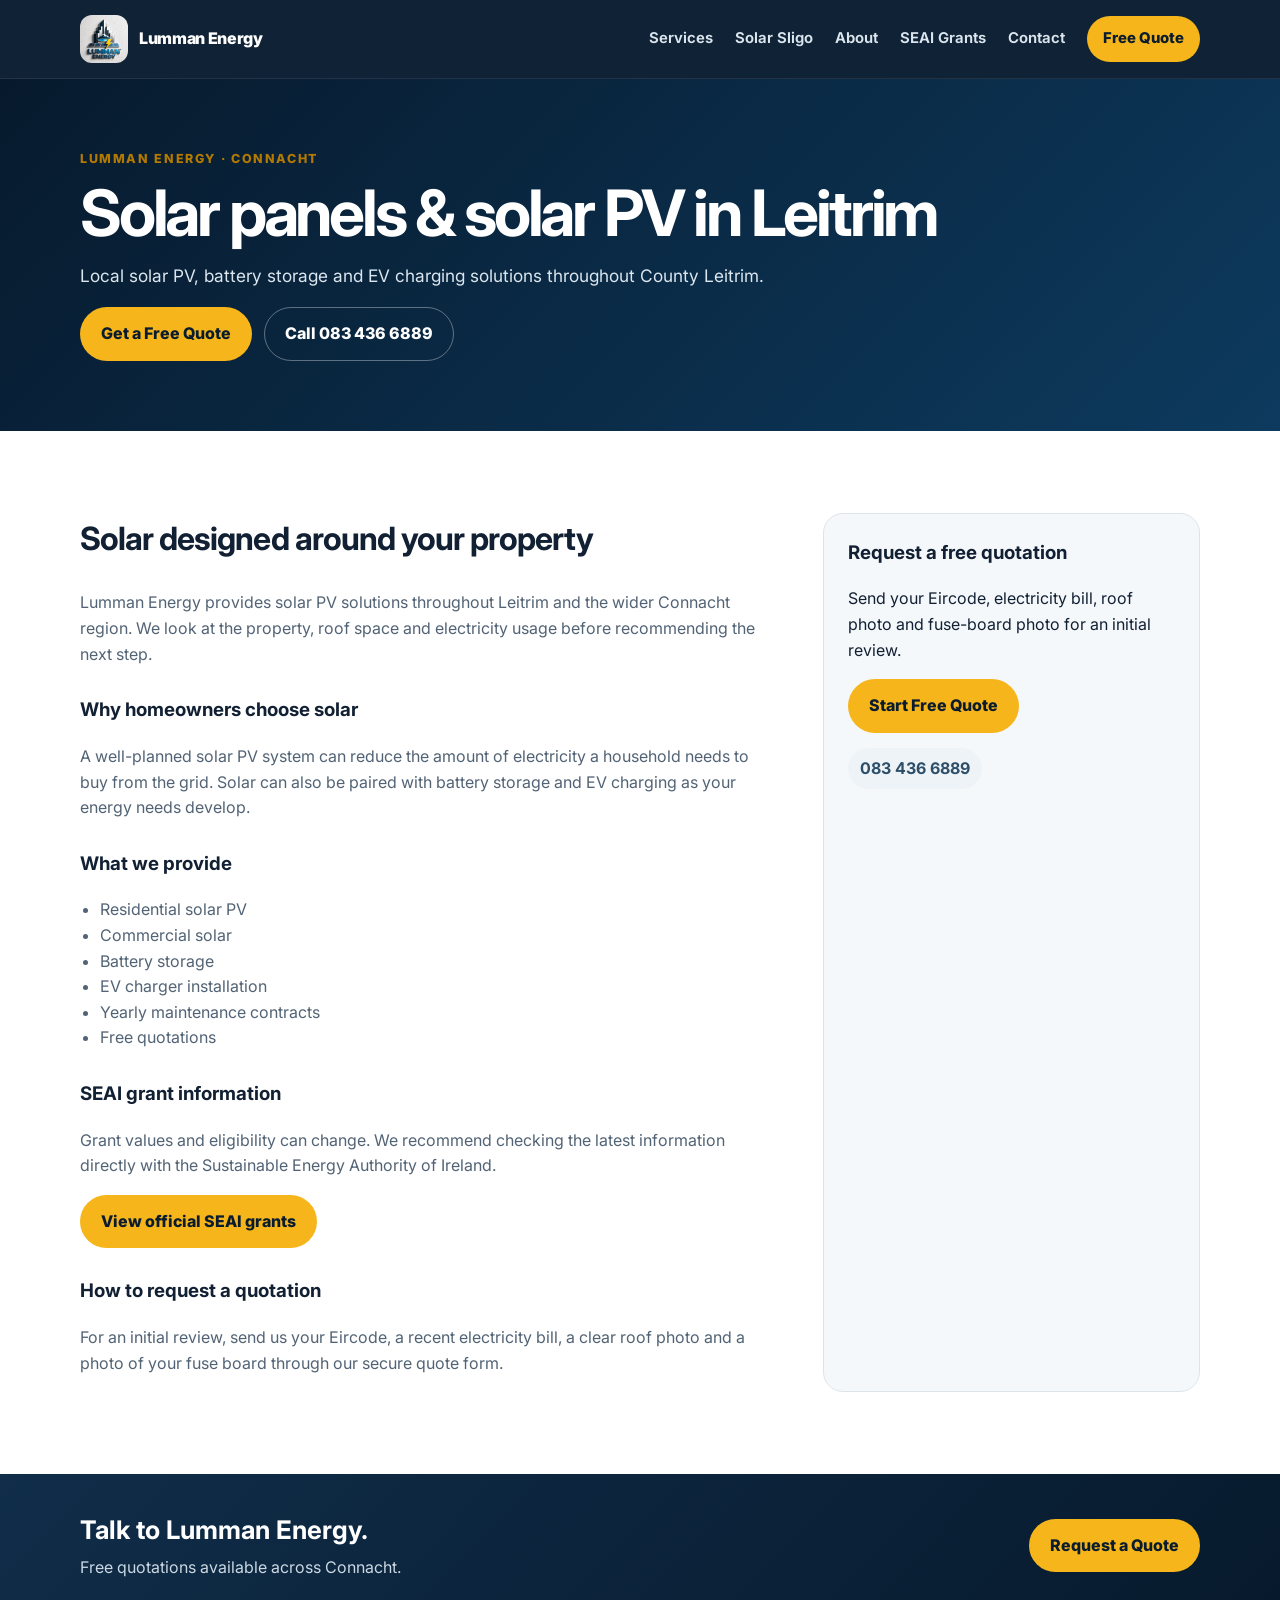
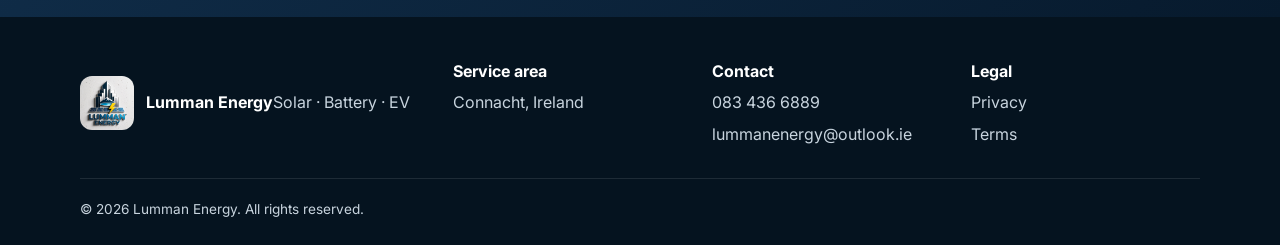
<file: solar-panels-leitrim.html>
<!DOCTYPE html><html lang="en-IE"><head><meta charset="UTF-8"><meta name="viewport" content="width=device-width,initial-scale=1"><title>Solar Panels Leitrim | Lumman Energy Solar PV</title><meta name="description" content="Solar PV, battery storage and EV charger solutions across Leitrim from Lumman Energy. Free quotations available."><link rel="canonical" href="https://lummanenergyie.com/solar-panels-leitrim.html"><meta name="robots" content="index,follow"><meta name="theme-color" content="#071a2d"><link rel="preconnect" href="https://fonts.googleapis.com"><link rel="preconnect" href="https://fonts.gstatic.com" crossorigin><link href="https://fonts.googleapis.com/css2?family=Inter:wght@400;500;600;700;800&display=swap" rel="stylesheet"><link rel="stylesheet" href="styles.css"></head><body><header class="site-header"><div class="container nav-wrap"><a class="brand" href="index.html"><img src="logo.png" alt="Lumman Energy"><span>Lumman Energy</span></a><button class="menu-btn" aria-label="Open menu" aria-expanded="false">☰</button><nav class="nav-links"><a href="index.html#services">Services</a><a href="solar-panels-sligo.html">Solar Sligo</a><a href="index.html#about">About</a><a href="index.html#grants">SEAI Grants</a><a href="index.html#contact">Contact</a><a class="btn btn-small" href="index.html#quote">Free Quote</a></nav></div></header><main><section class="page-hero"><div class="container"><div class="eyebrow">Lumman Energy · Connacht</div><h1>Solar panels & solar PV in Leitrim</h1><p>Local solar PV, battery storage and EV charging solutions throughout County Leitrim.</p><div class="hero-actions"><a class="btn" href="index.html#quote">Get a Free Quote</a><a class="btn btn-outline" href="tel:+353834366889">Call 083 436 6889</a></div></div></section><section class="section"><div class="container content-grid"><article class="prose"><h2>Solar designed around your property</h2><p>Lumman Energy provides solar PV solutions throughout Leitrim and the wider Connacht region. We look at the property, roof space and electricity usage before recommending the next step.</p><h3>Why homeowners choose solar</h3><p>A well-planned solar PV system can reduce the amount of electricity a household needs to buy from the grid. Solar can also be paired with battery storage and EV charging as your energy needs develop.</p><h3>What we provide</h3><ul><li>Residential solar PV</li><li>Commercial solar</li><li>Battery storage</li><li>EV charger installation</li><li>Yearly maintenance contracts</li><li>Free quotations</li></ul><h3>SEAI grant information</h3><p>Grant values and eligibility can change. We recommend checking the latest information directly with the Sustainable Energy Authority of Ireland.</p><p><a class="btn" target="_blank" rel="noopener" href="https://www.seai.ie/grants/home-energy-grants">View official SEAI grants</a></p><h3>How to request a quotation</h3><p>For an initial review, send us your Eircode, a recent electricity bill, a clear roof photo and a photo of your fuse board through our secure quote form.</p></article><aside class="aside-card"><h3>Request a free quotation</h3><p>Send your Eircode, electricity bill, roof photo and fuse-board photo for an initial review.</p><a class="btn" href="index.html#quote">Start Free Quote</a><div class="location-links"><a href="tel:+353834366889">083 436 6889</a></div></aside></div></section><section class="cta-band"><div class="container"><div><h3>Talk to Lumman Energy.</h3><p>Free quotations available across Connacht.</p></div><a class="btn" href="index.html#quote">Request a Quote</a></div></section></main><footer><div class="container footer-grid"><div class="footer-brand"><img src="logo.png" alt=""><div><strong>Lumman Energy</strong><span>Solar · Battery · EV</span></div></div><div><strong>Service area</strong><span>Connacht, Ireland</span></div><div><strong>Contact</strong><a href="tel:+353834366889">083 436 6889</a><a href="mailto:lummanenergy@outlook.ie">lummanenergy@outlook.ie</a></div><div><strong>Legal</strong><a href="privacy.html">Privacy</a><a href="terms.html">Terms</a></div></div><div class="container footer-bottom">© <span id="year"></span> Lumman Energy. All rights reserved.</div></footer><div class="mobile-cta"><a href="tel:+353834366889">Call</a><a href="index.html#quote">Free Quote</a></div><script src="script.js"></script></body></html>
</file>
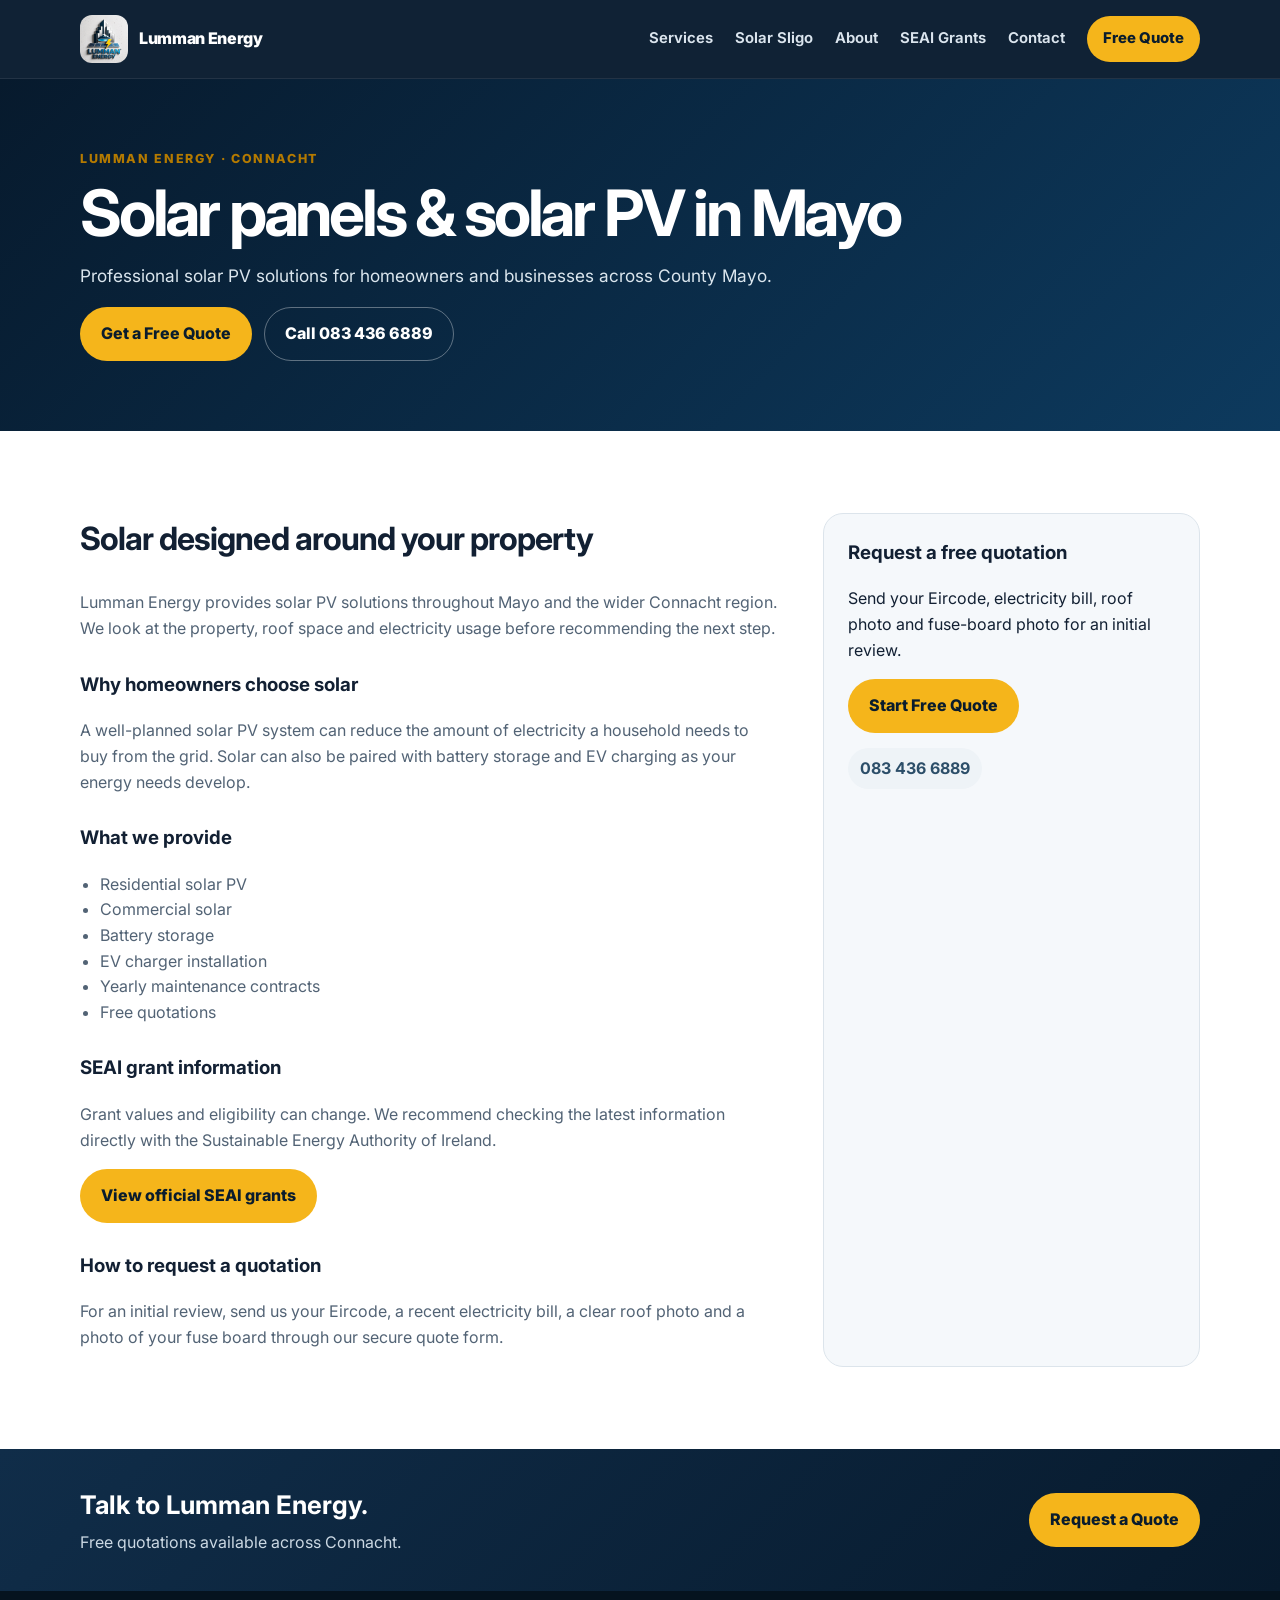
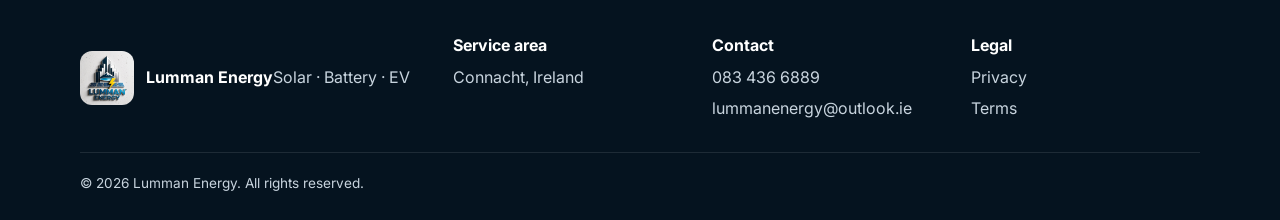
<file: solar-panels-mayo.html>
<!DOCTYPE html><html lang="en-IE"><head><meta charset="UTF-8"><meta name="viewport" content="width=device-width,initial-scale=1"><title>Solar Panels Mayo | Lumman Energy Solar PV</title><meta name="description" content="Solar PV, battery storage and EV charger solutions across Mayo from Lumman Energy. Free quotations available."><link rel="canonical" href="https://lummanenergyie.com/solar-panels-mayo.html"><meta name="robots" content="index,follow"><meta name="theme-color" content="#071a2d"><link rel="preconnect" href="https://fonts.googleapis.com"><link rel="preconnect" href="https://fonts.gstatic.com" crossorigin><link href="https://fonts.googleapis.com/css2?family=Inter:wght@400;500;600;700;800&display=swap" rel="stylesheet"><link rel="stylesheet" href="styles.css"></head><body><header class="site-header"><div class="container nav-wrap"><a class="brand" href="index.html"><img src="logo.png" alt="Lumman Energy"><span>Lumman Energy</span></a><button class="menu-btn" aria-label="Open menu" aria-expanded="false">☰</button><nav class="nav-links"><a href="index.html#services">Services</a><a href="solar-panels-sligo.html">Solar Sligo</a><a href="index.html#about">About</a><a href="index.html#grants">SEAI Grants</a><a href="index.html#contact">Contact</a><a class="btn btn-small" href="index.html#quote">Free Quote</a></nav></div></header><main><section class="page-hero"><div class="container"><div class="eyebrow">Lumman Energy · Connacht</div><h1>Solar panels & solar PV in Mayo</h1><p>Professional solar PV solutions for homeowners and businesses across County Mayo.</p><div class="hero-actions"><a class="btn" href="index.html#quote">Get a Free Quote</a><a class="btn btn-outline" href="tel:+353834366889">Call 083 436 6889</a></div></div></section><section class="section"><div class="container content-grid"><article class="prose"><h2>Solar designed around your property</h2><p>Lumman Energy provides solar PV solutions throughout Mayo and the wider Connacht region. We look at the property, roof space and electricity usage before recommending the next step.</p><h3>Why homeowners choose solar</h3><p>A well-planned solar PV system can reduce the amount of electricity a household needs to buy from the grid. Solar can also be paired with battery storage and EV charging as your energy needs develop.</p><h3>What we provide</h3><ul><li>Residential solar PV</li><li>Commercial solar</li><li>Battery storage</li><li>EV charger installation</li><li>Yearly maintenance contracts</li><li>Free quotations</li></ul><h3>SEAI grant information</h3><p>Grant values and eligibility can change. We recommend checking the latest information directly with the Sustainable Energy Authority of Ireland.</p><p><a class="btn" target="_blank" rel="noopener" href="https://www.seai.ie/grants/home-energy-grants">View official SEAI grants</a></p><h3>How to request a quotation</h3><p>For an initial review, send us your Eircode, a recent electricity bill, a clear roof photo and a photo of your fuse board through our secure quote form.</p></article><aside class="aside-card"><h3>Request a free quotation</h3><p>Send your Eircode, electricity bill, roof photo and fuse-board photo for an initial review.</p><a class="btn" href="index.html#quote">Start Free Quote</a><div class="location-links"><a href="tel:+353834366889">083 436 6889</a></div></aside></div></section><section class="cta-band"><div class="container"><div><h3>Talk to Lumman Energy.</h3><p>Free quotations available across Connacht.</p></div><a class="btn" href="index.html#quote">Request a Quote</a></div></section></main><footer><div class="container footer-grid"><div class="footer-brand"><img src="logo.png" alt=""><div><strong>Lumman Energy</strong><span>Solar · Battery · EV</span></div></div><div><strong>Service area</strong><span>Connacht, Ireland</span></div><div><strong>Contact</strong><a href="tel:+353834366889">083 436 6889</a><a href="mailto:lummanenergy@outlook.ie">lummanenergy@outlook.ie</a></div><div><strong>Legal</strong><a href="privacy.html">Privacy</a><a href="terms.html">Terms</a></div></div><div class="container footer-bottom">© <span id="year"></span> Lumman Energy. All rights reserved.</div></footer><div class="mobile-cta"><a href="tel:+353834366889">Call</a><a href="index.html#quote">Free Quote</a></div><script src="script.js"></script></body></html>
</file>
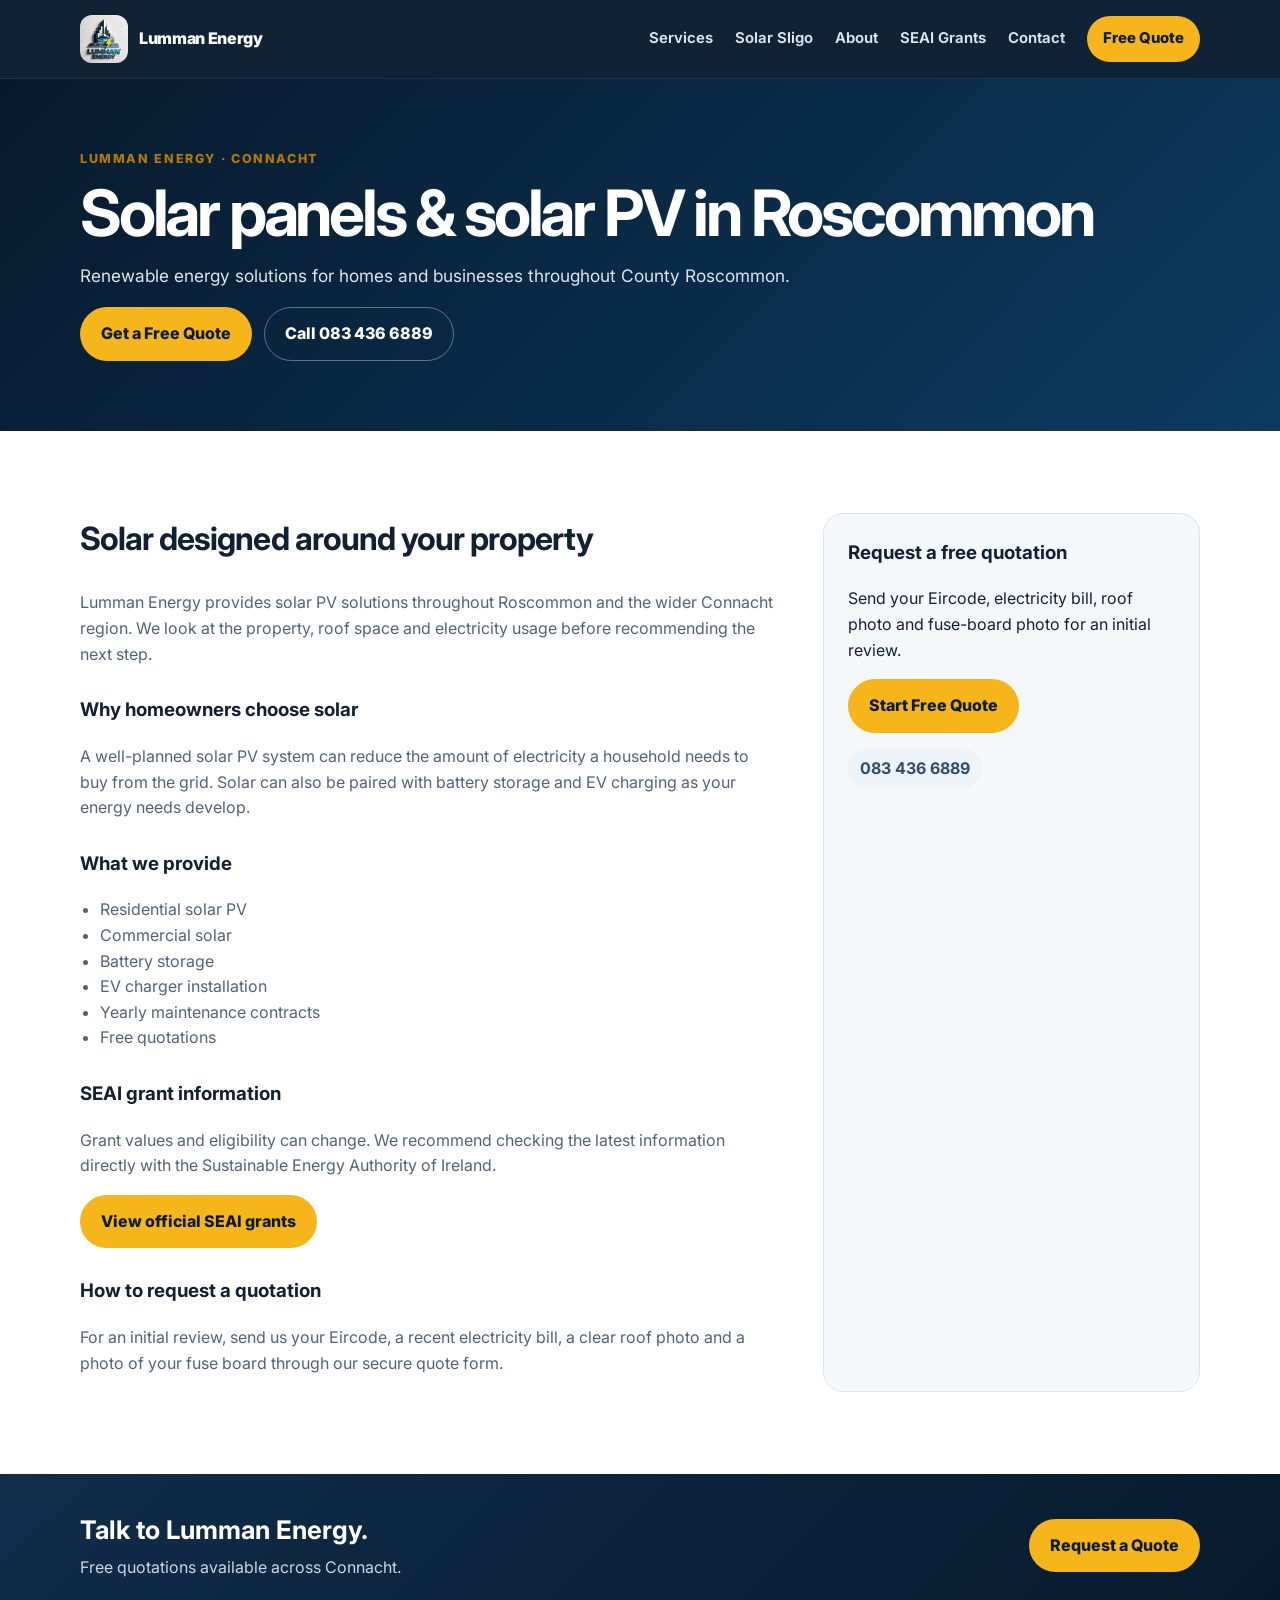
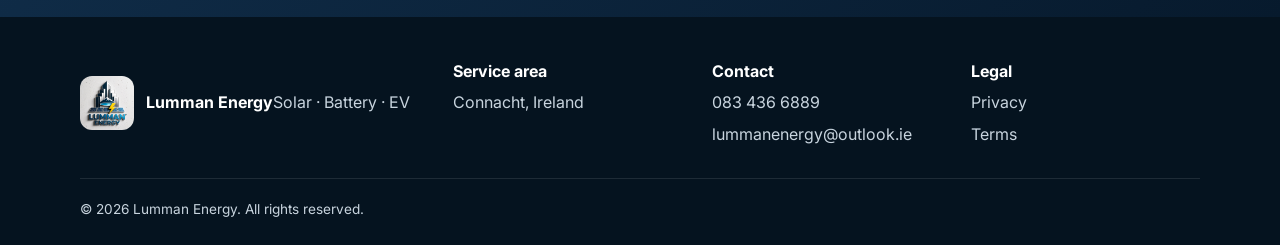
<file: solar-panels-roscommon.html>
<!DOCTYPE html><html lang="en-IE"><head><meta charset="UTF-8"><meta name="viewport" content="width=device-width,initial-scale=1"><title>Solar Panels Roscommon | Lumman Energy Solar PV</title><meta name="description" content="Solar PV, battery storage and EV charger solutions across Roscommon from Lumman Energy. Free quotations available."><link rel="canonical" href="https://lummanenergyie.com/solar-panels-roscommon.html"><meta name="robots" content="index,follow"><meta name="theme-color" content="#071a2d"><link rel="preconnect" href="https://fonts.googleapis.com"><link rel="preconnect" href="https://fonts.gstatic.com" crossorigin><link href="https://fonts.googleapis.com/css2?family=Inter:wght@400;500;600;700;800&display=swap" rel="stylesheet"><link rel="stylesheet" href="styles.css"></head><body><header class="site-header"><div class="container nav-wrap"><a class="brand" href="index.html"><img src="logo.png" alt="Lumman Energy"><span>Lumman Energy</span></a><button class="menu-btn" aria-label="Open menu" aria-expanded="false">☰</button><nav class="nav-links"><a href="index.html#services">Services</a><a href="solar-panels-sligo.html">Solar Sligo</a><a href="index.html#about">About</a><a href="index.html#grants">SEAI Grants</a><a href="index.html#contact">Contact</a><a class="btn btn-small" href="index.html#quote">Free Quote</a></nav></div></header><main><section class="page-hero"><div class="container"><div class="eyebrow">Lumman Energy · Connacht</div><h1>Solar panels & solar PV in Roscommon</h1><p>Renewable energy solutions for homes and businesses throughout County Roscommon.</p><div class="hero-actions"><a class="btn" href="index.html#quote">Get a Free Quote</a><a class="btn btn-outline" href="tel:+353834366889">Call 083 436 6889</a></div></div></section><section class="section"><div class="container content-grid"><article class="prose"><h2>Solar designed around your property</h2><p>Lumman Energy provides solar PV solutions throughout Roscommon and the wider Connacht region. We look at the property, roof space and electricity usage before recommending the next step.</p><h3>Why homeowners choose solar</h3><p>A well-planned solar PV system can reduce the amount of electricity a household needs to buy from the grid. Solar can also be paired with battery storage and EV charging as your energy needs develop.</p><h3>What we provide</h3><ul><li>Residential solar PV</li><li>Commercial solar</li><li>Battery storage</li><li>EV charger installation</li><li>Yearly maintenance contracts</li><li>Free quotations</li></ul><h3>SEAI grant information</h3><p>Grant values and eligibility can change. We recommend checking the latest information directly with the Sustainable Energy Authority of Ireland.</p><p><a class="btn" target="_blank" rel="noopener" href="https://www.seai.ie/grants/home-energy-grants">View official SEAI grants</a></p><h3>How to request a quotation</h3><p>For an initial review, send us your Eircode, a recent electricity bill, a clear roof photo and a photo of your fuse board through our secure quote form.</p></article><aside class="aside-card"><h3>Request a free quotation</h3><p>Send your Eircode, electricity bill, roof photo and fuse-board photo for an initial review.</p><a class="btn" href="index.html#quote">Start Free Quote</a><div class="location-links"><a href="tel:+353834366889">083 436 6889</a></div></aside></div></section><section class="cta-band"><div class="container"><div><h3>Talk to Lumman Energy.</h3><p>Free quotations available across Connacht.</p></div><a class="btn" href="index.html#quote">Request a Quote</a></div></section></main><footer><div class="container footer-grid"><div class="footer-brand"><img src="logo.png" alt=""><div><strong>Lumman Energy</strong><span>Solar · Battery · EV</span></div></div><div><strong>Service area</strong><span>Connacht, Ireland</span></div><div><strong>Contact</strong><a href="tel:+353834366889">083 436 6889</a><a href="mailto:lummanenergy@outlook.ie">lummanenergy@outlook.ie</a></div><div><strong>Legal</strong><a href="privacy.html">Privacy</a><a href="terms.html">Terms</a></div></div><div class="container footer-bottom">© <span id="year"></span> Lumman Energy. All rights reserved.</div></footer><div class="mobile-cta"><a href="tel:+353834366889">Call</a><a href="index.html#quote">Free Quote</a></div><script src="script.js"></script></body></html>
</file>
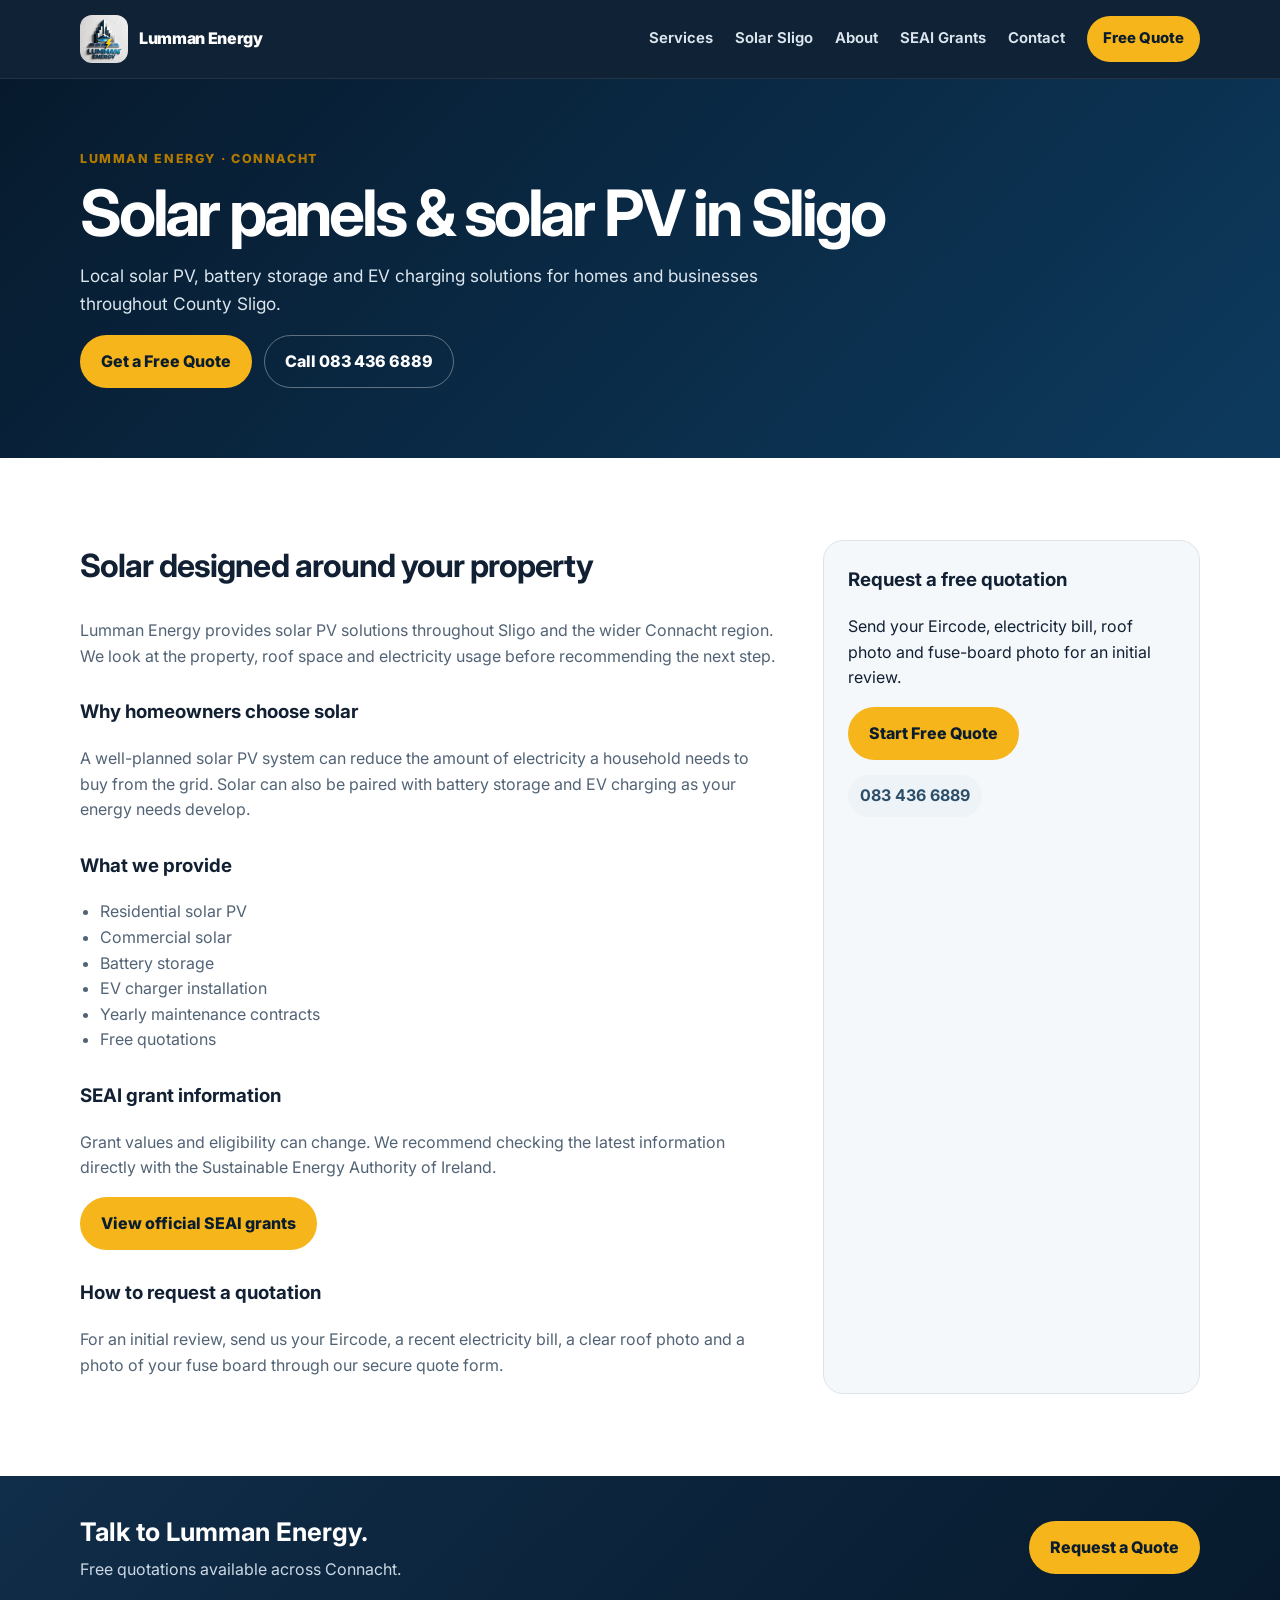
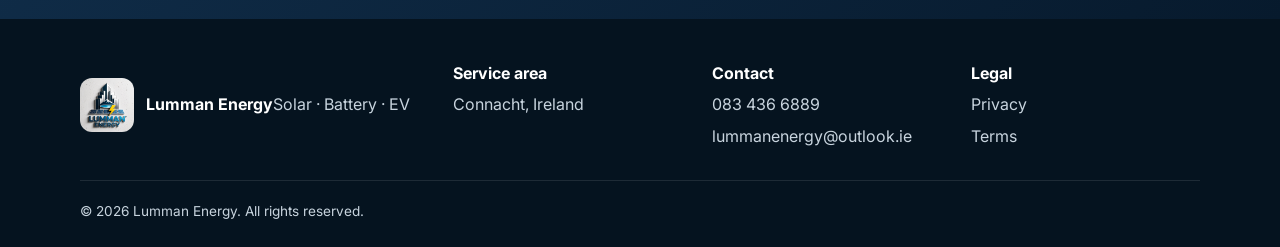
<file: solar-panels-sligo.html>
<!DOCTYPE html><html lang="en-IE"><head><meta charset="UTF-8"><meta name="viewport" content="width=device-width,initial-scale=1"><title>Solar Panels Sligo | Lumman Energy Solar PV Installers</title><meta name="description" content="Solar PV, battery storage and EV charger solutions in Sligo from Lumman Energy. Free quotations and yearly maintenance contracts available."><link rel="canonical" href="https://lummanenergyie.com/solar-panels-sligo.html"><meta name="robots" content="index,follow"><meta name="theme-color" content="#071a2d"><link rel="preconnect" href="https://fonts.googleapis.com"><link rel="preconnect" href="https://fonts.gstatic.com" crossorigin><link href="https://fonts.googleapis.com/css2?family=Inter:wght@400;500;600;700;800&display=swap" rel="stylesheet"><link rel="stylesheet" href="styles.css"></head><body><header class="site-header"><div class="container nav-wrap"><a class="brand" href="index.html"><img src="logo.png" alt="Lumman Energy"><span>Lumman Energy</span></a><button class="menu-btn" aria-label="Open menu" aria-expanded="false">☰</button><nav class="nav-links"><a href="index.html#services">Services</a><a href="solar-panels-sligo.html">Solar Sligo</a><a href="index.html#about">About</a><a href="index.html#grants">SEAI Grants</a><a href="index.html#contact">Contact</a><a class="btn btn-small" href="index.html#quote">Free Quote</a></nav></div></header><main><section class="page-hero"><div class="container"><div class="eyebrow">Lumman Energy · Connacht</div><h1>Solar panels & solar PV in Sligo</h1><p>Local solar PV, battery storage and EV charging solutions for homes and businesses throughout County Sligo.</p><div class="hero-actions"><a class="btn" href="index.html#quote">Get a Free Quote</a><a class="btn btn-outline" href="tel:+353834366889">Call 083 436 6889</a></div></div></section><section class="section"><div class="container content-grid"><article class="prose"><h2>Solar designed around your property</h2><p>Lumman Energy provides solar PV solutions throughout Sligo and the wider Connacht region. We look at the property, roof space and electricity usage before recommending the next step.</p><h3>Why homeowners choose solar</h3><p>A well-planned solar PV system can reduce the amount of electricity a household needs to buy from the grid. Solar can also be paired with battery storage and EV charging as your energy needs develop.</p><h3>What we provide</h3><ul><li>Residential solar PV</li><li>Commercial solar</li><li>Battery storage</li><li>EV charger installation</li><li>Yearly maintenance contracts</li><li>Free quotations</li></ul><h3>SEAI grant information</h3><p>Grant values and eligibility can change. We recommend checking the latest information directly with the Sustainable Energy Authority of Ireland.</p><p><a class="btn" target="_blank" rel="noopener" href="https://www.seai.ie/grants/home-energy-grants">View official SEAI grants</a></p><h3>How to request a quotation</h3><p>For an initial review, send us your Eircode, a recent electricity bill, a clear roof photo and a photo of your fuse board through our secure quote form.</p></article><aside class="aside-card"><h3>Request a free quotation</h3><p>Send your Eircode, electricity bill, roof photo and fuse-board photo for an initial review.</p><a class="btn" href="index.html#quote">Start Free Quote</a><div class="location-links"><a href="tel:+353834366889">083 436 6889</a></div></aside></div></section><section class="cta-band"><div class="container"><div><h3>Talk to Lumman Energy.</h3><p>Free quotations available across Connacht.</p></div><a class="btn" href="index.html#quote">Request a Quote</a></div></section></main><footer><div class="container footer-grid"><div class="footer-brand"><img src="logo.png" alt=""><div><strong>Lumman Energy</strong><span>Solar · Battery · EV</span></div></div><div><strong>Service area</strong><span>Connacht, Ireland</span></div><div><strong>Contact</strong><a href="tel:+353834366889">083 436 6889</a><a href="mailto:lummanenergy@outlook.ie">lummanenergy@outlook.ie</a></div><div><strong>Legal</strong><a href="privacy.html">Privacy</a><a href="terms.html">Terms</a></div></div><div class="container footer-bottom">© <span id="year"></span> Lumman Energy. All rights reserved.</div></footer><div class="mobile-cta"><a href="tel:+353834366889">Call</a><a href="index.html#quote">Free Quote</a></div><script src="script.js"></script></body></html>
</file>
<file: styles.css>
:root{--navy:#071a2d;--navy2:#0b2742;--gold:#f5b51b;--gold2:#ffd45a;--ink:#122033;--muted:#607083;--line:#dce4eb;--soft:#f5f8fb;--white:#fff;--green:#1c8b65;--shadow:0 18px 50px rgba(7,26,45,.12);--radius:22px}
*{box-sizing:border-box}html{scroll-behavior:smooth}body{margin:0;font-family:Inter,Arial,sans-serif;color:var(--ink);background:#fff;line-height:1.6}.container{width:min(1120px,calc(100% - 36px));margin:auto}a{color:inherit;text-decoration:none}img{max-width:100%;display:block}.eyebrow{font-size:.78rem;font-weight:800;letter-spacing:.13em;text-transform:uppercase;color:#b47a00;margin-bottom:12px}.btn{display:inline-flex;align-items:center;justify-content:center;gap:8px;background:var(--gold);color:#0a1c2d;font-weight:800;border-radius:999px;padding:13px 20px;border:1px solid transparent;transition:.2s}.btn:hover{transform:translateY(-1px);box-shadow:0 10px 25px rgba(245,181,27,.24)}.btn-outline{background:transparent;border-color:rgba(255,255,255,.35);color:white}.btn-small{padding:10px 15px}.site-header{position:sticky;top:0;z-index:50;background:rgba(7,26,45,.96);backdrop-filter:blur(10px);border-bottom:1px solid rgba(255,255,255,.08)}.nav-wrap{height:78px;display:flex;align-items:center;justify-content:space-between;gap:20px}.brand{display:flex;align-items:center;gap:11px;color:white;font-weight:850;letter-spacing:-.02em}.brand img{width:48px;height:48px;border-radius:12px;object-fit:cover;background:#fff}.nav-links{display:flex;align-items:center;gap:22px;color:#dbe5ee;font-weight:650;font-size:.93rem}.nav-links a:hover{color:white}.menu-btn{display:none;background:transparent;color:white;border:0;font-size:1.65rem}.hero{position:relative;overflow:hidden;background:linear-gradient(135deg,var(--navy) 0%,#0b3152 60%,#0e4264 100%);color:white;padding:88px 0 70px}.hero:after{content:"";position:absolute;inset:auto -15% -45% 35%;height:470px;border-radius:50%;background:radial-gradient(circle,rgba(245,181,27,.28),transparent 65%)}.hero-grid{position:relative;z-index:2;display:grid;grid-template-columns:1.12fr .88fr;gap:58px;align-items:center}.hero h1{font-size:clamp(2.8rem,6vw,5.3rem);line-height:.98;letter-spacing:-.055em;margin:0 0 22px}.hero h1 span{color:var(--gold2)}.lead{font-size:1.16rem;max-width:690px;color:#d9e6ef;margin:0 0 28px}.hero-actions{display:flex;gap:12px;flex-wrap:wrap}.trust-row{display:flex;gap:20px;flex-wrap:wrap;margin-top:25px;color:#cbd9e4;font-size:.92rem}.hero-visual{position:relative;min-height:430px;border-radius:30px;background:linear-gradient(160deg,#e8f4ff,#b7d7e9);box-shadow:0 30px 70px rgba(0,0,0,.25);overflow:hidden;border:1px solid rgba(255,255,255,.25)}.sky-sun{position:absolute;width:105px;height:105px;border-radius:50%;background:linear-gradient(#ffd65f,#f3ae16);top:38px;right:45px;box-shadow:0 0 70px rgba(245,181,27,.45)}.land{position:absolute;left:-10%;right:-10%;bottom:-32px;height:190px;border-radius:50% 50% 0 0;background:linear-gradient(#62a773,#2c7750)}.home{position:absolute;left:50%;bottom:83px;transform:translateX(-50%);width:300px;height:180px;background:#f6f4ec;border-radius:4px 4px 10px 10px;box-shadow:0 18px 40px rgba(11,31,53,.2)}.home:before{content:"";position:absolute;left:-25px;top:-82px;width:350px;height:115px;background:#445363;clip-path:polygon(50% 0,100% 78%,93% 100%,7% 100%,0 78%)}.panels{position:absolute;z-index:2;left:32px;top:-49px;width:235px;height:75px;display:grid;grid-template-columns:repeat(5,1fr);gap:4px;transform:skewY(-2deg)}.panels i{background:linear-gradient(135deg,#173e66,#071f3a);border:1px solid #79a9cb}.home-door{position:absolute;bottom:0;left:128px;width:48px;height:82px;background:#274968}.window1,.window2{position:absolute;top:72px;width:58px;height:45px;background:#a5d6ef;border:5px solid white}.window1{left:43px}.window2{right:43px}.energy-chip{position:absolute;z-index:3;right:19px;bottom:22px;background:white;color:var(--ink);padding:13px 16px;border-radius:16px;box-shadow:var(--shadow);font-size:.85rem}.energy-chip strong{display:block}.section{padding:82px 0}.section-head{max-width:720px;margin-bottom:38px}.section-head h2,.split h2,.quote-intro h2,.contact h2{font-size:clamp(2rem,4vw,3.25rem);line-height:1.08;letter-spacing:-.04em;margin:0 0 15px}.section-head p,.split p{color:var(--muted)}.benefit-grid,.service-grid,.proof-grid{display:grid;grid-template-columns:repeat(4,1fr);gap:18px}.card{background:white;border:1px solid var(--line);border-radius:var(--radius);padding:26px;box-shadow:0 8px 24px rgba(13,39,67,.04)}.card-icon{width:48px;height:48px;border-radius:14px;background:#fff4cf;display:grid;place-items:center;font-weight:900;color:#936400;margin-bottom:17px}.card h3{margin:0 0 7px;font-size:1.1rem}.card p{margin:0;color:var(--muted);font-size:.95rem}.dark{background:var(--navy);color:white}.dark .eyebrow{color:var(--gold2)}.dark .section-head p{color:#cbd8e3}.service-grid{grid-template-columns:repeat(3,1fr)}.service-card{background:#0c2945;border:1px solid rgba(255,255,255,.1);padding:28px;border-radius:22px}.service-card .num{font-weight:900;color:var(--gold2);font-size:.84rem}.service-card h3{font-size:1.3rem;margin:13px 0 8px}.service-card p{color:#cbd8e3;margin:0 0 16px}.service-card a{font-weight:800;color:var(--gold2)}.split{display:grid;grid-template-columns:1fr 1fr;gap:55px;align-items:start}.tick-list{display:grid;gap:13px;margin-top:22px}.tick-list div{display:flex;gap:12px}.tick-list b{color:var(--green)}.grant-card{background:linear-gradient(135deg,#fff8de,#f5f9fc);border:1px solid #eadca9;border-radius:28px;padding:38px;display:flex;align-items:center;justify-content:space-between;gap:35px}.grant-card h2{margin:0 0 8px;letter-spacing:-.03em}.grant-card p{margin:0;color:var(--muted);max-width:720px}.local-strip{background:#eef5f8;border-top:1px solid var(--line);border-bottom:1px solid var(--line)}.local-grid{display:grid;grid-template-columns:1.2fr repeat(5,1fr);align-items:center;gap:10px;padding:22px 0}.local-grid strong{font-size:1.05rem}.local-grid a{padding:8px 10px;border-radius:10px;text-align:center;font-weight:750;color:#274968}.local-grid a:hover{background:white}.quote{background:var(--soft)}.quote-grid{display:grid;grid-template-columns:.85fr 1.15fr;gap:48px}.upload-list{display:grid;gap:10px;margin-top:23px}.upload-list div{display:flex;align-items:center;gap:12px}.upload-list b{width:30px;height:30px;border-radius:50%;display:grid;place-items:center;background:var(--navy);color:white;font-size:.82rem}.quote-form{background:white;border:1px solid var(--line);border-radius:26px;padding:30px;box-shadow:var(--shadow)}label{display:grid;gap:7px;font-weight:700;font-size:.9rem;margin-bottom:15px}input,select,textarea{font:inherit;border:1px solid #cfd9e2;border-radius:12px;padding:12px 13px;background:white;width:100%}input:focus,select:focus,textarea:focus{outline:3px solid rgba(245,181,27,.18);border-color:#d69b14}.form-row{display:grid;grid-template-columns:1fr 1fr;gap:14px}.check-grid{display:grid;grid-template-columns:1fr 1fr;gap:8px;margin:7px 0 16px}.check-grid label,.consent{display:flex;align-items:flex-start;gap:8px;font-weight:500;margin:0}.check-grid input,.consent input{width:auto;margin-top:4px}.form-note{font-size:.8rem;color:var(--muted)}.btn-full{width:100%;border:0;font-size:1rem}.contact-grid{display:grid;grid-template-columns:.8fr 1.2fr;gap:45px}.contact-card{border:1px solid var(--line);border-radius:22px;overflow:hidden}.contact-card>*{display:grid;padding:18px 22px;border-bottom:1px solid var(--line)}.contact-card>*:last-child{border:0}.contact-card small{color:var(--muted);font-weight:650}.contact-card strong{font-size:1.03rem}.cta-band{background:linear-gradient(135deg,#102d49,#071a2d);color:white;padding:36px 0}.cta-band .container{display:flex;align-items:center;justify-content:space-between;gap:25px}.cta-band h3{font-size:1.6rem;margin:0 0 4px}.cta-band p{margin:0;color:#cbd8e3}footer{background:#05131f;color:#c8d4de;padding:42px 0 25px}.footer-grid{display:grid;grid-template-columns:1.5fr repeat(3,1fr);gap:30px}.footer-grid>div{display:grid;align-content:start;gap:6px}.footer-grid strong{color:white}.footer-brand{display:flex!important;flex-direction:row;gap:12px!important;align-items:center!important}.footer-brand img{width:54px;height:54px;object-fit:cover;border-radius:12px}.footer-bottom{margin-top:30px;padding-top:20px;border-top:1px solid rgba(255,255,255,.1);font-size:.85rem}.mobile-cta{display:none}.page-hero{background:linear-gradient(135deg,var(--navy),#0d3a5e);color:white;padding:70px 0}.page-hero h1{font-size:clamp(2.5rem,5vw,4.5rem);letter-spacing:-.05em;line-height:1;margin:0 0 15px}.page-hero p{max-width:760px;color:#dbe6ee;font-size:1.08rem}.content-grid{display:grid;grid-template-columns:1.3fr .7fr;gap:42px}.aside-card{background:var(--soft);border:1px solid var(--line);border-radius:20px;padding:24px;position:sticky;top:100px}.aside-card h3{margin-top:0}.prose h2{font-size:2rem;letter-spacing:-.03em;margin-top:0}.prose h3{margin-top:28px}.prose p,.prose li{color:#526375}.prose ul{padding-left:20px}.location-links{display:flex;flex-wrap:wrap;gap:10px;margin-top:15px}.location-links a{background:#eef3f7;padding:8px 12px;border-radius:999px;font-weight:700;color:#2c4e69}.faq details{border:1px solid var(--line);border-radius:14px;padding:16px 18px;margin-bottom:10px}.faq summary{cursor:pointer;font-weight:800}.faq p{color:var(--muted)}
@media(max-width:900px){.nav-links{display:none;position:absolute;left:18px;right:18px;top:72px;background:#0b2742;border:1px solid rgba(255,255,255,.1);padding:18px;border-radius:16px;flex-direction:column;align-items:stretch}.nav-links.open{display:flex}.menu-btn{display:block}.hero-grid,.split,.quote-grid,.contact-grid,.content-grid{grid-template-columns:1fr}.hero{padding:65px 0 54px}.hero-visual{min-height:355px}.benefit-grid{grid-template-columns:1fr 1fr}.service-grid{grid-template-columns:1fr 1fr}.local-grid{grid-template-columns:1fr 1fr 1fr}.local-grid strong{grid-column:1/-1}.footer-grid{grid-template-columns:1fr 1fr}.aside-card{position:static}.cta-band .container{align-items:flex-start;flex-direction:column}}
@media(max-width:580px){.container{width:min(100% - 26px,1120px)}.brand span{font-size:.95rem}.brand img{width:42px;height:42px}.nav-wrap{height:68px}.hero h1{font-size:2.8rem}.lead{font-size:1rem}.hero-actions .btn{width:100%}.trust-row{gap:8px 15px;font-size:.82rem}.hero-visual{min-height:300px}.home{width:230px;height:145px;bottom:62px}.home:before{width:270px;left:-20px}.panels{width:180px;left:25px}.home-door{left:96px;height:65px}.window1,.window2{top:58px;width:44px}.section{padding:62px 0}.benefit-grid,.service-grid,.proof-grid,.form-row,.check-grid,.local-grid,.footer-grid{grid-template-columns:1fr}.grant-card{padding:28px;align-items:flex-start;flex-direction:column}.quote-form{padding:20px}.mobile-cta{display:grid;grid-template-columns:1fr 1fr;position:fixed;bottom:0;left:0;right:0;z-index:60;background:white;border-top:1px solid var(--line);box-shadow:0 -8px 28px rgba(0,0,0,.12)}.mobile-cta a{padding:14px;text-align:center;font-weight:850}.mobile-cta a:last-child{background:var(--gold)}body{padding-bottom:52px}}
</file>
